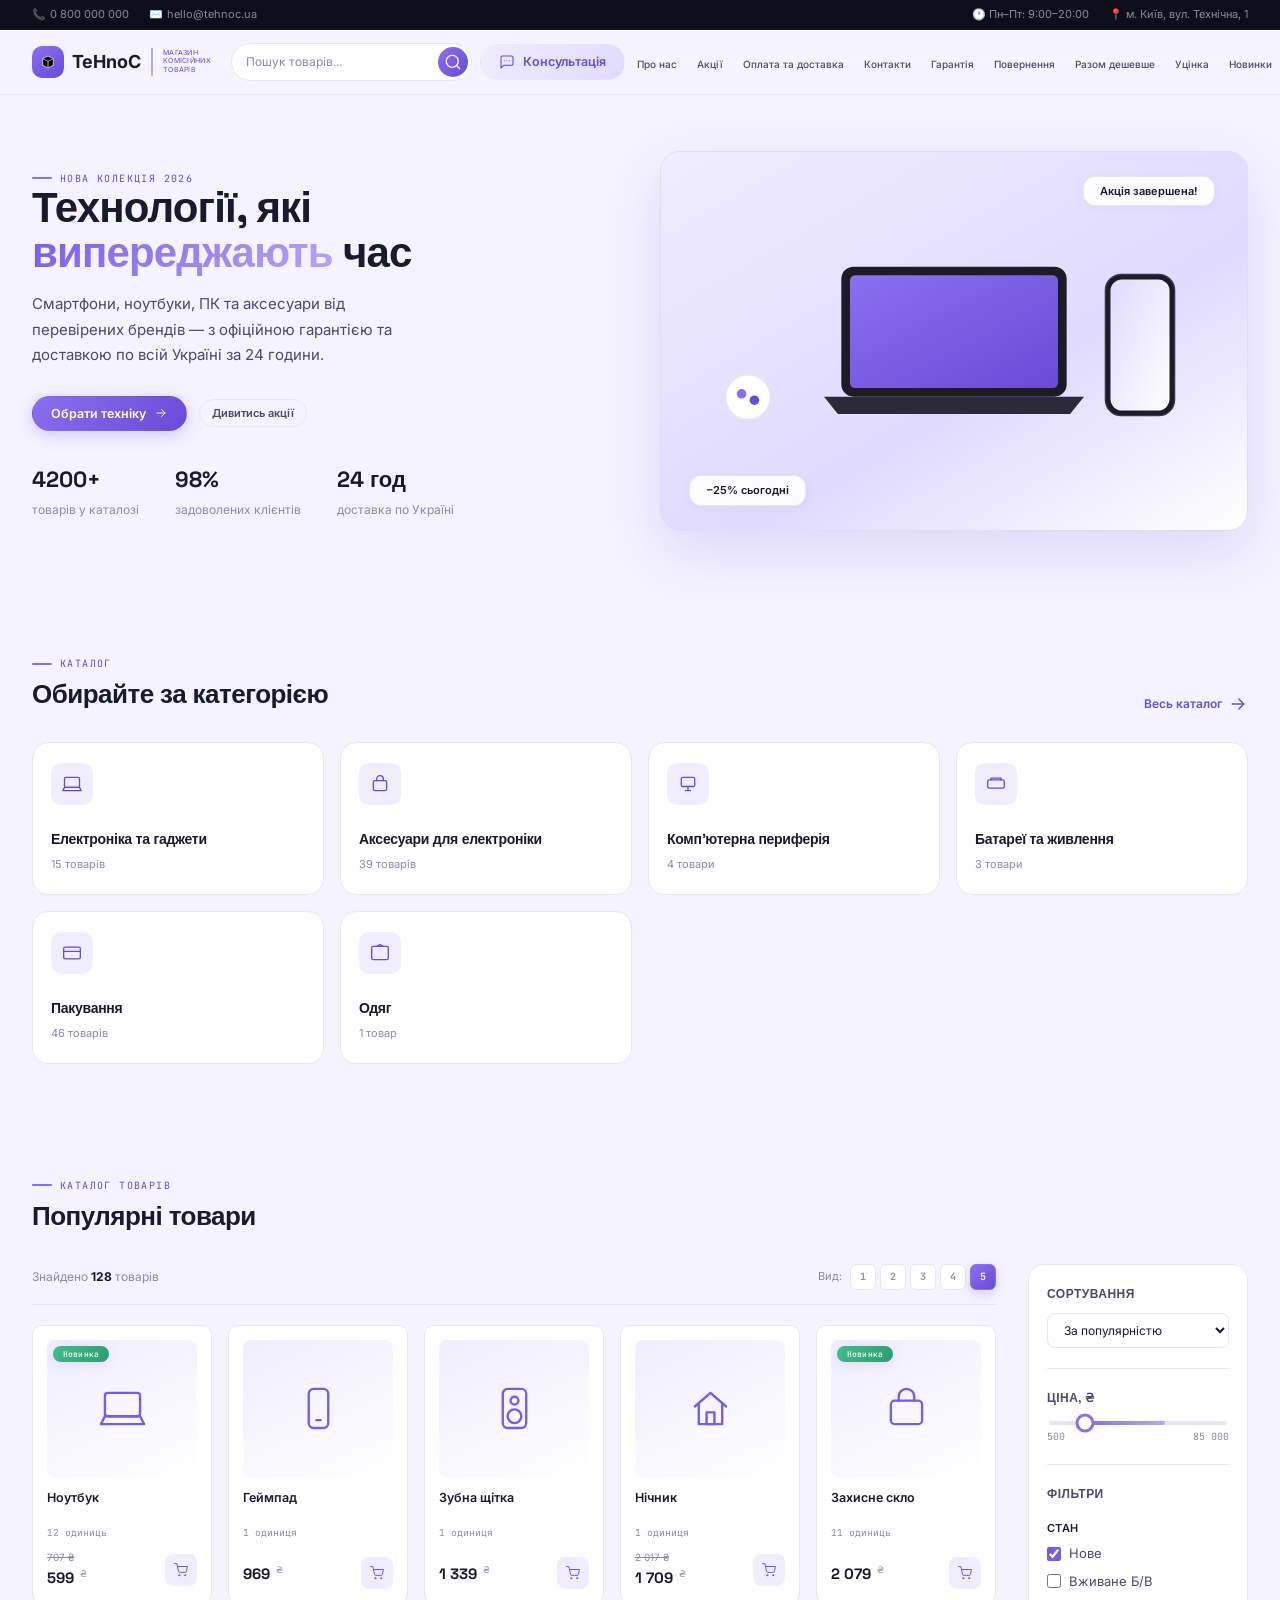
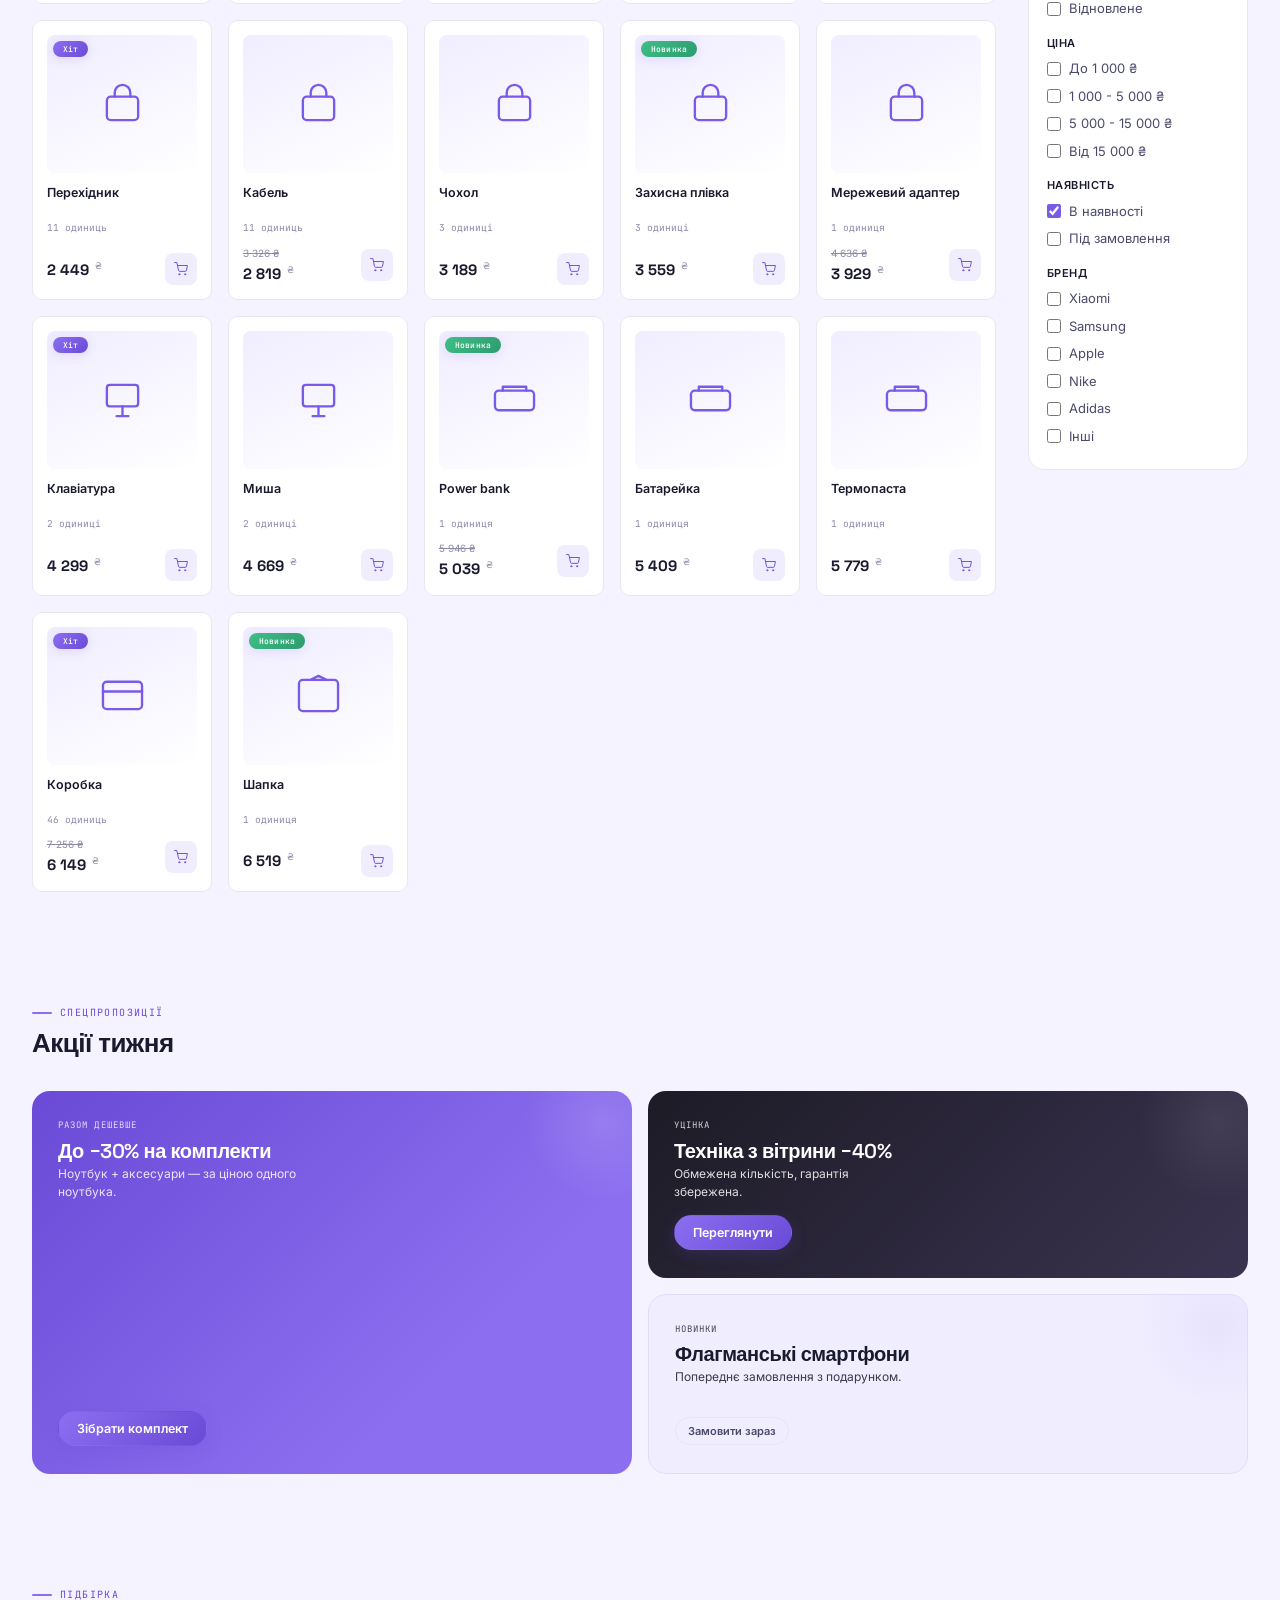
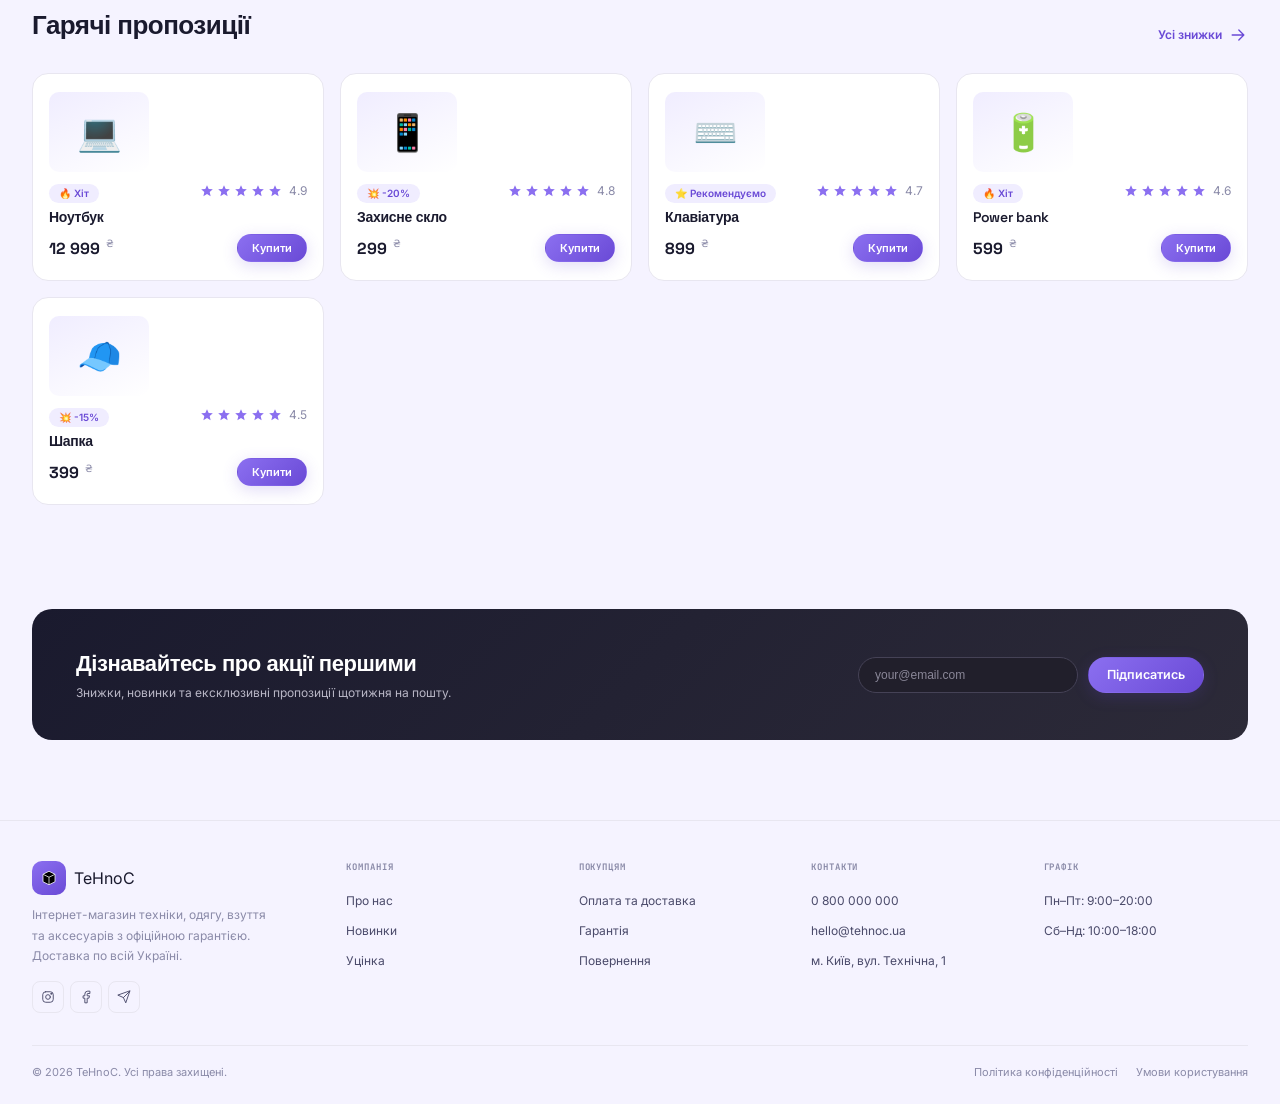
<file: index.html>
<!DOCTYPE html>
<html lang="uk">
<head>
  <meta charset="UTF-8" />
  <meta name="viewport" content="width=device-width, initial-scale=1.0" />
  <title>TeHnoC — техніка, яка випереджає час</title>
  <link rel="preconnect" href="https://fonts.googleapis.com" />
  <link href="https://fonts.googleapis.com/css2?family=Space+Grotesk:wght@400;500;600;700&family=Inter:wght@400;500;600;700&family=JetBrains+Mono:wght@400;500&display=swap" rel="stylesheet" />
  <link rel="stylesheet" href="assets/css/main.css" />
  <link rel="stylesheet" href="assets/css/components.css" />
</head>

<body>
 <script>
  // Функція перевірки ширини екрана
  function checkScreenSize() {
    if (window.innerWidth <= 768) {
      // Якщо ми вже на мобільній версії — нічого не робимо
      if (!window.location.href.includes('index-mobile.html')) {
        window.location.href = "index-mobile.html";
      }
    } else {
      // Якщо ми на мобільній версії, а екран став більшим — повертаємось
      if (window.location.href.includes('index-mobile.html')) {
        window.location.href = "index.html";
      }
    }
  }

  // Перевіряємо при завантаженні
  checkScreenSize();

  // Перевіряємо при зміні розміру вікна
  window.addEventListener('resize', checkScreenSize);
</script>

  <!-- ===== ТОП-ХЕДЕР ===== -->
  <div class="top-header">
    <div class="container top-header-inner">
      <div class="top-header-left">
        <span>📞 <a href="tel:+380800000000">0 800 000 000</a></span>
        <span>✉️ <a href="mailto:hello@tehnoc.ua">hello@tehnoc.ua</a></span>
      </div>
      <div class="top-header-right">
        <span>🕐 Пн–Пт: 9:00–20:00</span>
        <span>📍 м. Київ, вул. Технічна, 1</span>
      </div>
    </div>
  </div>

  <!-- ===== ОСНОВНИЙ ХЕДЕР ===== -->
  <header>
    <div class="container header-inner">
      <div class="logo">
        <span class="logo-mark">
          <svg viewBox="0 0 24 24">
            <path d="M4 17V7l8-4 8 4v10l-8 4-8-4Z" />
            <path d="M4 7l8 4 8-4M12 11v10" />
          </svg>
        </span>
        <div class="logo-wrapper">
          <span class="logo-main">TeHnoC</span>
        </div>
        <div class="logo-divider"></div>
        <div class="logo-sub-wrapper">
          <span class="logo-sub">Магазин<br />Комісійних<br />Товарів</span>
        </div>
      </div>

      <div class="search-wrapper">
        <form class="search-form" onsubmit="return false;">
          <input type="text" class="search-input" placeholder="Пошук товарів..." />
          <button class="search-btn" aria-label="Пошук">
            <svg class="icon" viewBox="0 0 24 24" style="width:18px;height:18px;">
              <circle cx="11" cy="11" r="8"/>
              <path d="M21 21l-4.35-4.35"/>
            </svg>
          </button>
        </form>
        <button class="btn btn-consult">
          <svg class="icon" viewBox="0 0 24 24" style="width:16px;height:16px;">
            <path d="M21 15a2 2 0 0 1-2 2H7l-4 4V5a2 2 0 0 1 2-2h14a2 2 0 0 1 2 2z"/>
            <path d="M8 10h.01"/>
            <path d="M12 10h.01"/>
            <path d="M16 10h.01"/>
          </svg>
          Консультація
        </button>
      </div>

      <nav class="main-nav">
        <ul>
          <li><a href="#">Про нас</a></li>
          <li><a href="#promo">Акції</a></li>
          <li><a href="#">Оплата та доставка</a></li>
          <li><a href="#">Контакти</a></li>
          <li><a href="#">Гарантія</a></li>
          <li><a href="#">Повернення</a></li>
          <li><a href="#">Разом дешевше</a></li>
          <li><a href="#">Уцінка</a></li>
          <li><a href="#">Новинки</a></li>
        </ul>
      </nav>

      <div class="header-actions">
        <button class="btn btn-ghost">
          <svg class="icon" viewBox="0 0 24 24"><path d="M20 21a8 8 0 1 0-16 0" /><circle cx="12" cy="7" r="4" /></svg>
          Увійти
        </button>
        <button class="icon-btn" aria-label="Кошик">
          <svg class="icon" viewBox="0 0 24 24"><circle cx="9" cy="21" r="1" /><circle cx="19" cy="21" r="1" /><path d="M1 1h4l2.7 13.4a2 2 0 0 0 2 1.6h9.7a2 2 0 0 0 2-1.6L23 6H6" /></svg>
          <span class="cart-badge">3</span>
        </button>
      </div>
    </div>
  </header>

  <!-- ===== HERO ===== -->
  <section class="hero">
    <div class="container hero-grid">
      <div class="hero-copy">
        <div class="eyebrow">Нова колекція 2026</div>
        <h1>Технології, які <em>випереджають</em> час</h1>
        <p class="hero-sub">Смартфони, ноутбуки, ПК та аксесуари від перевірених брендів — з офіційною гарантією та доставкою по всій Україні за 24 години.</p>
        <div class="hero-ctas">
          <button class="btn btn-primary">Обрати техніку
            <svg class="icon" viewBox="0 0 24 24" style="width:14px;height:14px;stroke:#fff"><path d="M5 12h14M13 6l6 6-6 6" /></svg>
          </button>
          <button class="btn btn-ghost">Дивитись акції</button>
        </div>
        <div class="hero-stats">
          <div class="hero-stat"><b>4200+</b><span>товарів у каталозі</span></div>
          <div class="hero-stat"><b>98%</b><span>задоволених клієнтів</span></div>
          <div class="hero-stat"><b>24 год</b><span>доставка по Україні</span></div>
        </div>
      </div>
      <div class="hero-banner">
        <div class="hero-banner-card">
          <div class="floating-chip chip-1" id="timer">⏳ Завантаження...</div>
          <div class="floating-chip chip-2">−25% сьогодні</div>
          <div class="device-cluster">
            <svg class="device laptop" viewBox="0 0 300 190" fill="none">
              <rect x="20" y="10" width="260" height="150" rx="14" fill="#1d1b26" />
              <rect x="30" y="20" width="240" height="130" rx="6" fill="url(#scr)" />
              <defs><linearGradient id="scr" x1="0" y1="0" x2="1" y2="1"><stop offset="0" stop-color="#8b6ff0"/><stop offset="1" stop-color="#6a4ad6"/></linearGradient></defs>
              <path d="M0 160h300l-16 20H16Z" fill="#2c2a38" />
            </svg>
            <svg class="device phone" viewBox="0 0 100 200" fill="none">
              <rect x="2" y="2" width="96" height="196" rx="22" fill="#1d1b26" stroke="#3a3350" stroke-width="2" />
              <rect x="9" y="9" width="82" height="182" rx="16" fill="url(#scr2)" />
              <defs><linearGradient id="scr2" x1="0" y1="0" x2="1" y2="1"><stop offset="0" stop-color="#e0dafe"/><stop offset="1" stop-color="#fff"/></linearGradient></defs>
            </svg>
            <svg class="device buds" viewBox="0 0 60 60" fill="none">
              <circle cx="30" cy="30" r="28" fill="#fff" stroke="#e8e6f0" stroke-width="2" />
              <circle cx="22" cy="26" r="6" fill="#8b6ff0" />
              <circle cx="38" cy="34" r="6" fill="#6a4ad6" />
            </svg>
          </div>
        </div>
      </div>
    </div>
  </section>

  <!-- ===== CATEGORIES ===== -->
  <section>
    <div class="container">
      <div class="section-head">
        <div><div class="eyebrow">Каталог</div><h2>Обирайте за категорією</h2></div>
        <a class="see-all" href="#">Весь каталог <svg class="icon" viewBox="0 0 24 24"><path d="M5 12h14M13 6l6 6-6 6" /></svg></a>
      </div>
      <div class="cat-grid" id="catGrid"></div>
    </div>
  </section>

  <!-- ===== PRODUCTS ===== -->
  <section id="products">
    <div class="container">
      <div class="section-head">
        <div><div class="eyebrow">Каталог товарів</div><h2>Популярні товари</h2></div>
      </div>
      <div class="shop-layout">
        <div class="shop-main">
          <div class="toolbar">
            <div class="toolbar-left">Знайдено <b>128</b> товарів</div>
            <div class="view-switch">
              <span class="label">Вид:</span>
              <button class="view-btn" data-cols="1">1</button>
              <button class="view-btn" data-cols="2">2</button>
              <button class="view-btn" data-cols="3">3</button>
              <button class="view-btn" data-cols="4">4</button>
              <button class="view-btn active" data-cols="5">5</button>
            </div>
          </div>
          <div class="product-grid" data-cols="5" id="productGrid"></div>
        </div>
        <aside class="sidebar">
          <div class="side-block">
            <div class="side-title">Сортування</div>
            <select class="sort-select">
              <option>За популярністю</option>
              <option>Дешевші спочатку</option>
              <option>Дорожчі спочатку</option>
              <option>Новинки</option>
            </select>
          </div>
          <div class="side-block">
            <div class="side-title">Ціна, ₴</div>
            <div class="range-fake"></div>
            <div class="range-labels"><span>500</span><span>85 000</span></div>
          </div>
          <div class="side-block">
            <div class="side-title">Фільтри</div>
            <div class="filter-list">
              <!-- СТАН -->
              <label style="font-weight:600;color:var(--ink);margin-top:4px;pointer-events:none;font-size:11px;text-transform:uppercase;letter-spacing:0.04em;">Стан</label>
              <label><input type="checkbox" checked /> Нове</label>
              <label><input type="checkbox" /> Вживане Б/В</label>
              <label><input type="checkbox" /> Відновлене</label>

              <!-- ЦІНА -->
              <label style="font-weight:600;color:var(--ink);margin-top:8px;pointer-events:none;font-size:11px;text-transform:uppercase;letter-spacing:0.04em;">Ціна</label>
              <label><input type="checkbox" /> До 1 000 ₴</label>
              <label><input type="checkbox" /> 1 000 - 5 000 ₴</label>
              <label><input type="checkbox" /> 5 000 - 15 000 ₴</label>
              <label><input type="checkbox" /> Від 15 000 ₴</label>

              <!-- НАЯВНІСТЬ -->
              <label style="font-weight:600;color:var(--ink);margin-top:8px;pointer-events:none;font-size:11px;text-transform:uppercase;letter-spacing:0.04em;">Наявність</label>
              <label><input type="checkbox" checked /> В наявності</label>
              <label><input type="checkbox" /> Під замовлення</label>

              <!-- БРЕНД -->
              <label style="font-weight:600;color:var(--ink);margin-top:8px;pointer-events:none;font-size:11px;text-transform:uppercase;letter-spacing:0.04em;">Бренд</label>
              <label><input type="checkbox" /> Xiaomi</label>
              <label><input type="checkbox" /> Samsung</label>
              <label><input type="checkbox" /> Apple</label>
              <label><input type="checkbox" /> Nike</label>
              <label><input type="checkbox" /> Adidas</label>
              <label><input type="checkbox" /> Інші</label>
            </div>
          </div>
        </aside>
      </div>
    </div>
  </section>

  <!-- ===== PROMO ===== -->
  <section id="promo">
    <div class="container">
      <div class="section-head">
        <div><div class="eyebrow">Спецпропозиції</div><h2>Акції тижня</h2></div>
      </div>
      <div class="promo-grid">
        <div class="promo p1">
          <div class="promo-orb"></div>
          <div>
            <div class="promo-eyebrow">Разом дешевше</div>
            <h3>До −30% на комплекти</h3>
            <p>Ноутбук + аксесуари — за ціною одного ноутбука.</p>
          </div>
          <button class="btn btn-primary">Зібрати комплект</button>
        </div>
        <div class="promo p2">
          <div class="promo-orb" style="background:radial-gradient(circle, rgba(255,255,255,0.08), transparent 70%);"></div>
          <div>
            <div class="promo-eyebrow">Уцінка</div>
            <h3>Техніка з вітрини −40%</h3>
            <p>Обмежена кількість, гарантія збережена.</p>
          </div>
          <button class="btn btn-lav">Переглянути</button>
        </div>
        <div class="promo p3">
          <div class="promo-orb"></div>
          <div>
            <div class="promo-eyebrow">Новинки</div>
            <h3>Флагманські смартфони</h3>
            <p>Попереднє замовлення з подарунком.</p>
          </div>
          <button class="btn btn-ghost">Замовити зараз</button>
        </div>
      </div>
    </div>
  </section>

  <!-- ===== PCS ===== -->
  <section>
    <div class="container">
      <div class="section-head">
        <div><div class="eyebrow">Підбірка</div><h2>Гарячі пропозиції</h2></div>
        <a class="see-all" href="#">Усі знижки <svg class="icon" viewBox="0 0 24 24"><path d="M5 12h14M13 6l6 6-6 6" /></svg></a>
      </div>
      <div class="pc-grid" id="pcGrid"></div>
    </div>
  </section>

  <!-- ===== NEWSLETTER ===== -->
  <section>
    <div class="container">
      <div class="strip">
        <div>
          <h3>Дізнавайтесь про акції першими</h3>
          <p>Знижки, новинки та ексклюзивні пропозиції щотижня на пошту.</p>
        </div>
        <form onsubmit="return false;">
          <input type="email" placeholder="your@email.com" required />
          <button class="btn btn-lav">Підписатись</button>
        </form>
      </div>
    </div>
  </section>

  <!-- ===== FOOTER ===== -->
  <footer>
    <div class="container">
      <div class="footer-grid">
        <div class="footer-brand">
          <div class="logo" style="display:flex;align-items:center;gap:8px;">
            <span class="logo-mark" style="width:34px;height:34px;border-radius:10px;background:linear-gradient(145deg,var(--lav-500),var(--lav-700));display:flex;align-items:center;justify-content:center;">
              <svg viewBox="0 0 24 24" style="width:18px;height:18px;stroke:#fff;">
                <path d="M4 17V7l8-4 8 4v10l-8 4-8-4Z" />
                <path d="M4 7l8 4 8-4M12 11v10" />
              </svg>
            </span>
            TeHnoC
          </div>
          <p>Інтернет-магазин техніки, одягу, взуття та аксесуарів з офіційною гарантією. Доставка по всій Україні.</p>
          <div class="social-row">
            <a href="#" aria-label="Instagram"><svg class="icon" viewBox="0 0 24 24"><rect x="3" y="3" width="18" height="18" rx="5" /><circle cx="12" cy="12" r="4" /><circle cx="17.5" cy="6.5" r="1" /></svg></a>
            <a href="#" aria-label="Facebook"><svg class="icon" viewBox="0 0 24 24"><path d="M18 2h-3a5 5 0 0 0-5 5v3H7v4h3v8h4v-8h3l1-4h-4V7a1 1 0 0 1 1-1h3Z" /></svg></a>
            <a href="#" aria-label="Telegram"><svg class="icon" viewBox="0 0 24 24"><path d="M22 2 11 13" /><path d="M22 2 15 22l-4-9-9-4Z" /></svg></a>
          </div>
        </div>
        <div class="foot-col">
          <h5>Компанія</h5>
          <ul><li><a href="#">Про нас</a></li><li><a href="#">Новинки</a></li><li><a href="#">Уцінка</a></li></ul>
        </div>
        <div class="foot-col">
          <h5>Покупцям</h5>
          <ul><li><a href="#">Оплата та доставка</a></li><li><a href="#">Гарантія</a></li><li><a href="#">Повернення</a></li></ul>
        </div>
        <div class="foot-col">
          <h5>Контакти</h5>
          <ul><li><a href="tel:+380800000000">0 800 000 000</a></li><li><a href="mailto:hello@tehnoc.ua">hello@tehnoc.ua</a></li><li><a href="#">м. Київ, вул. Технічна, 1</a></li></ul>
        </div>
        <div class="foot-col">
          <h5>Графік</h5>
          <ul><li><a href="#">Пн–Пт: 9:00–20:00</a></li><li><a href="#">Сб–Нд: 10:00–18:00</a></li></ul>
        </div>
      </div>
      <div class="foot-bottom">
        <span>© 2026 TeHnoC. Усі права захищені.</span>
        <div class="legal">
          <a href="#">Політика конфіденційності</a>
          <a href="#">Умови користування</a>
        </div>
      </div>
    </div>
  </footer>

  <script>
    // ===== ТАЙМЕР =====
    const deadline = new Date(2026, 6, 31, 23, 59);

    function updateTimer() {
      const now = new Date();
      const diff = deadline - now;
      if (diff <= 0) {
        document.getElementById('timer').textContent = 'Акція завершена!';
        return;
      }
      const d = Math.floor(diff / (1000*60*60*24));
      const h = Math.floor((diff % (1000*60*60*24)) / (1000*60*60));
      const m = Math.floor((diff % (1000*60*60)) / (1000*60));
      const s = Math.floor((diff % (1000*60)) / 1000);
      document.getElementById('timer').innerHTML = `
        <div style="display:flex;flex-direction:column;align-items:center;gap:2px;">
          <span style="font-size:9px;color:var(--gray);text-transform:uppercase;letter-spacing:0.06em;font-weight:400;">До кінця акції залишилось</span>
          <span style="font-family:'JetBrains Mono',monospace;font-size:14px;font-weight:700;color:var(--lav-700);">
            ${String(d).padStart(2, '0')}д ${String(h).padStart(2, '0')}год ${String(m).padStart(2, '0')}хв ${String(s).padStart(2, '0')}с
          </span>
        </div>
      `;
    }
    updateTimer();
    setInterval(updateTimer, 1000);

    // ===== ІКОНКИ, ДАНІ, РЕНДЕРИНГ =====
    const ICONS = {
      phone: '<rect x="7" y="2" width="10" height="20" rx="2.5"/><path d="M11 18h2"/>',
      laptop: '<rect x="3" y="4" width="18" height="12" rx="1.5"/><path d="M1 20h22l-2-4H3Z"/>',
      desktop: '<rect x="4" y="4" width="16" height="11" rx="1.5"/><path d="M9 20h6M12 15v5"/>',
      headphones: '<path d="M4 14v-2a8 8 0 0 1 16 0v2"/><rect x="2" y="14" width="5" height="7" rx="1.5"/><rect x="17" y="14" width="5" height="7" rx="1.5"/>',
      tablet: '<rect x="5" y="2" width="14" height="20" rx="2"/><path d="M11 18h2"/>',
      watch: '<rect x="8" y="7" width="8" height="10" rx="2.5"/><path d="M9 7V4h6v3M9 17v3h6v-3"/>',
      speaker: '<rect x="6" y="2" width="12" height="20" rx="2.5"/><circle cx="12" cy="8" r="2"/><circle cx="12" cy="16" r="3.5"/>',
      home: '<path d="M4 11 12 4l8 7"/><path d="M6 10v10h12V10"/><rect x="10" y="14" width="4" height="6"/>',
      cart: '<circle cx="9" cy="21" r="1"/><circle cx="19" cy="21" r="1"/><path d="M1 1h4l2.7 13.4a2 2 0 0 0 2 1.6h9.7a2 2 0 0 0 2-1.6L23 6H6"/>',
      star: '<path d="M12 2l2.9 6.6 7.1.6-5.4 4.7 1.6 7-6.2-3.8-6.2 3.8 1.6-7L2 9.2l7.1-.6Z"/>',
      shirt: '<rect x="2" y="4" width="20" height="16" rx="2"/><path d="M8 4l4-2 4 2"/>',
      shoe: '<path d="M4 16l2-8h12l2 8"/><path d="M2 16h20v4H2z"/>',
      target: '<circle cx="12" cy="12" r="10"/><circle cx="12" cy="12" r="6"/><circle cx="12" cy="12" r="2"/>',
      bag: '<rect x="6" y="6" width="12" height="14" rx="2"/><path d="M9 6V4a1 1 0 0 1 1-1h4a1 1 0 0 1 1 1v2"/>',
      case: '<rect x="4" y="8" width="16" height="12" rx="2"/><path d="M8 8V6a4 4 0 0 1 8 0v2"/>',
      // Нові іконки для категорій
      battery: '<rect x="2" y="7" width="20" height="10" rx="2"/><path d="M6 7V5h12v2"/>',
      packaging: '<rect x="2" y="5" width="20" height="14" rx="2"/><path d="M2 10h20"/>',
    };

    function icon(name, extra = '') {
      return `<svg class="icon" viewBox="0 0 24 24" ${extra}>${ICONS[name]}</svg>`;
    }

    function money(n) {
      return n.toLocaleString('uk-UA');
    }

    // ===== НОВІ КАТЕГОРІЇ =====
    const categories = [
      { icon: 'laptop', name: 'Електроніка та гаджети', count: '15 товарів' },
      { icon: 'case', name: 'Аксесуари для електроніки', count: '39 товарів' },
      { icon: 'desktop', name: 'Комп\'ютерна периферія', count: '4 товари' },
      { icon: 'battery', name: 'Батареї та живлення', count: '3 товари' },
      { icon: 'packaging', name: 'Пакування', count: '46 товарів' },
      { icon: 'shirt', name: 'Одяг', count: '1 товар' },
    ];

    // ===== НОВІ ТОВАРИ =====
    const products = [
      // Електроніка та гаджети
      ['laptop', 'Ноутбук', '12 одиниць'],
      ['phone', 'Геймпад', '1 одиниця'],
      ['speaker', 'Зубна щітка', '1 одиниця'],
      ['home', 'Нічник', '1 одиниця'],
      
      // Аксесуари для електроніки
      ['case', 'Захисне скло', '11 одиниць'],
      ['case', 'Перехідник', '11 одиниць'],
      ['case', 'Кабель', '11 одиниць'],
      ['case', 'Чохол', '3 одиниці'],
      ['case', 'Захисна плівка', '3 одиниці'],
      ['case', 'Мережевий адаптер', '1 одиниця'],
      
      // Комп'ютерна периферія
      ['desktop', 'Клавіатура', '2 одиниці'],
      ['desktop', 'Миша', '2 одиниці'],
      
      // Батареї та живлення
      ['battery', 'Power bank', '1 одиниця'],
      ['battery', 'Батарейка', '1 одиниця'],
      ['battery', 'Термопаста', '1 одиниця'],
      
      // Пакування
      ['packaging', 'Коробка', '46 одиниць'],
      
      // Одяг
      ['shirt', 'Шапка', '1 одиниця'],
    ];

    // ===== ГАРЯЧІ ПРОПОЗИЦІЇ =====
    const pcs = [
      { name: 'Ноутбук', category: '💻', rating: 4.9, price: 12999, tag: '🔥 Хіт' },
      { name: 'Захисне скло', category: '📱', rating: 4.8, price: 299, tag: '💥 -20%' },
      { name: 'Клавіатура', category: '⌨️', rating: 4.7, price: 899, tag: '⭐ Рекомендуємо' },
      { name: 'Power bank', category: '🔋', rating: 4.6, price: 599, tag: '🔥 Хіт' },
      { name: 'Шапка', category: '🧢', rating: 4.5, price: 399, tag: '💥 -15%' },
    ];

    // ===== РЕНДЕРИНГ =====
    function renderCategories() {
      const el = document.getElementById('catGrid');
      if (!el) return;
      el.innerHTML = categories.map(c => `
        <a class="cat-card" href="#products">
          <div class="cat-icon">${icon(c.icon)}</div>
          <div><h4>${c.name}</h4><span>${c.count}</span></div>
        </a>
      `).join('');
    }

    function renderProducts() {
      const el = document.getElementById('productGrid');
      if (!el) return;
      el.innerHTML = products.map((p, i) => {
        const price = 500 + (i * 370 % 8000) + 99;
        const old = i % 3 === 0 ? price + Math.round(price * 0.18) : null;
        const tag = i % 4 === 0 ? '<span class="p-tag new">Новинка</span>' :
          i % 5 === 0 ? '<span class="p-tag">Хіт</span>' : '';
        return `
          <div class="p-card">
            <div class="p-thumb">
              ${tag}
              ${icon(p[0])}
            </div>
            <div class="p-name">${p[1]}</div>
            <div class="p-specs">${p[2]}</div>
            <div class="p-bottom">
              <div>
                ${old ? `<span class="p-old">${money(old)} ₴</span>` : ''}
                <span class="p-price">${money(price)} <sup>₴</sup></span>
              </div>
              <button class="buy-btn" aria-label="Купити">${icon('cart')}</button>
            </div>
          </div>
        `;
      }).join('');
    }

    function renderPCs() {
      const el = document.getElementById('pcGrid');
      if (!el) return;
      el.innerHTML = pcs.map(p => {
        const hasOldPrice = p.oldPrice && p.oldPrice > 0;
        return `
          <div class="pc-card">
            <div class="pc-thumb" style="font-size:36px;display:flex;align-items:center;justify-content:center;height:80px;background:linear-gradient(155deg,var(--lav-50),#fff);border-radius:10px;margin-bottom:10px;">${p.category}</div>
            <div style="display:flex;justify-content:space-between;align-items:center;margin-bottom:4px;">
              <span style="font-size:10px;background:var(--lav-50);color:var(--lav-700);padding:2px 10px;border-radius:100px;font-weight:600;">${p.tag}</span>
              <div class="rating">
                ${Array.from({ length: 5 }).map((_, i) =>
                  icon('star', `style="fill:${i < Math.round(p.rating) ? 'var(--lav-500)' : 'var(--gray-line)'};width:14px;height:14px;"`)
                ).join('')}
                <span style="font-size:12px;color:var(--gray);margin-left:4px;">${p.rating}</span>
              </div>
            </div>
            <h4 style="font-size:14px;font-weight:600;margin-bottom:4px;">${p.name}</h4>
            <div class="pc-foot" style="display:flex;align-items:center;justify-content:space-between;margin-top:8px;">
              <div>
                ${hasOldPrice ? `<span style="font-size:11px;color:var(--gray);text-decoration:line-through;display:block;">${money(p.oldPrice)} ₴</span>` : ''}
                <span class="p-price" style="font-size:16px;font-weight:700;color:var(--ink);">${money(p.price)} <sup style="font-size:10px;color:var(--gray);">₴</sup></span>
              </div>
              <button class="btn btn-lav" style="padding:6px 14px;font-size:11px;border-radius:100px;">Купити</button>
            </div>
          </div>
        `;
      }).join('');
    }

    function initViewSwitch() {
      const grid = document.getElementById('productGrid');
      if (!grid) return;
      document.querySelectorAll('.view-btn').forEach(btn => {
        btn.addEventListener('click', () => {
          const cols = btn.dataset.cols;
          grid.setAttribute('data-cols', cols);
          document.querySelectorAll('.view-btn').forEach(b =>
            b.classList.toggle('active', b.dataset.cols === cols)
          );
        });
      });
    }

    document.addEventListener('DOMContentLoaded', () => {
      renderCategories();
      renderProducts();
      renderPCs();
      initViewSwitch();
    });
  </script>

</body>
</html>
</file>
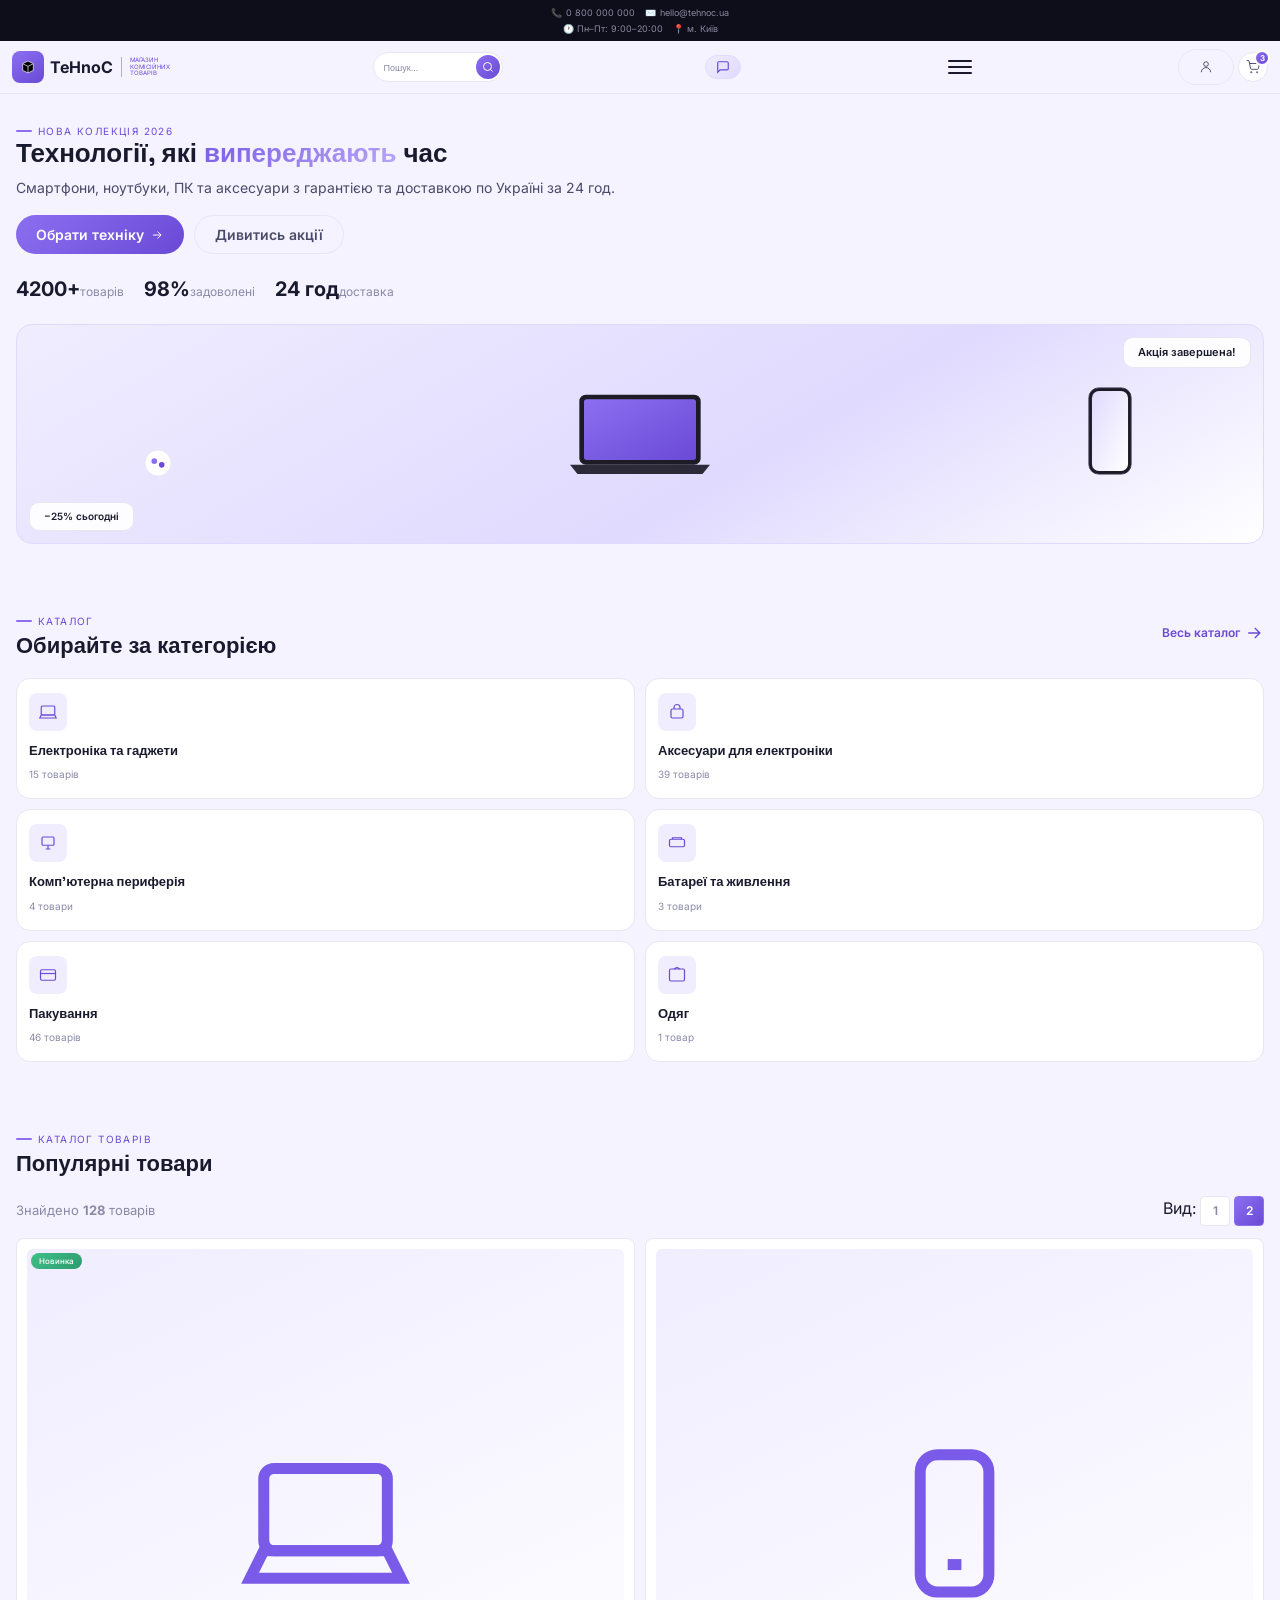
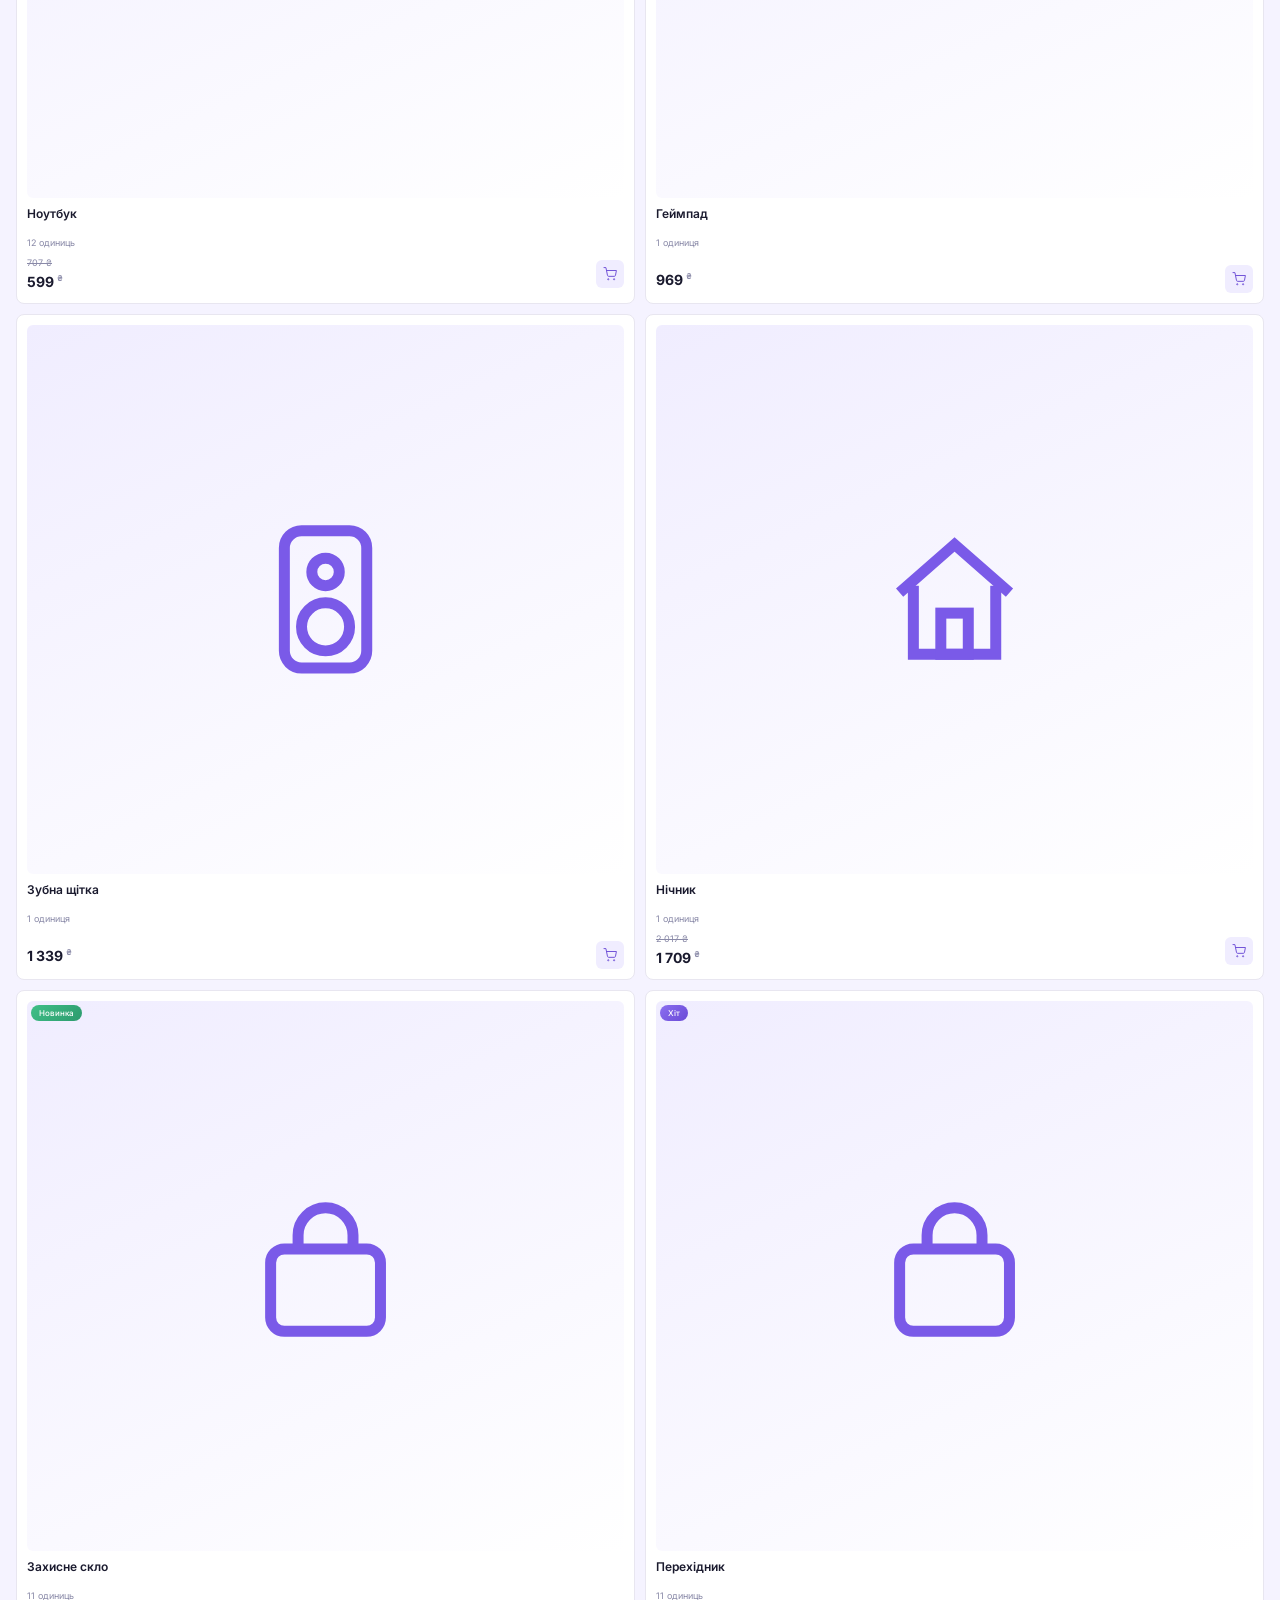
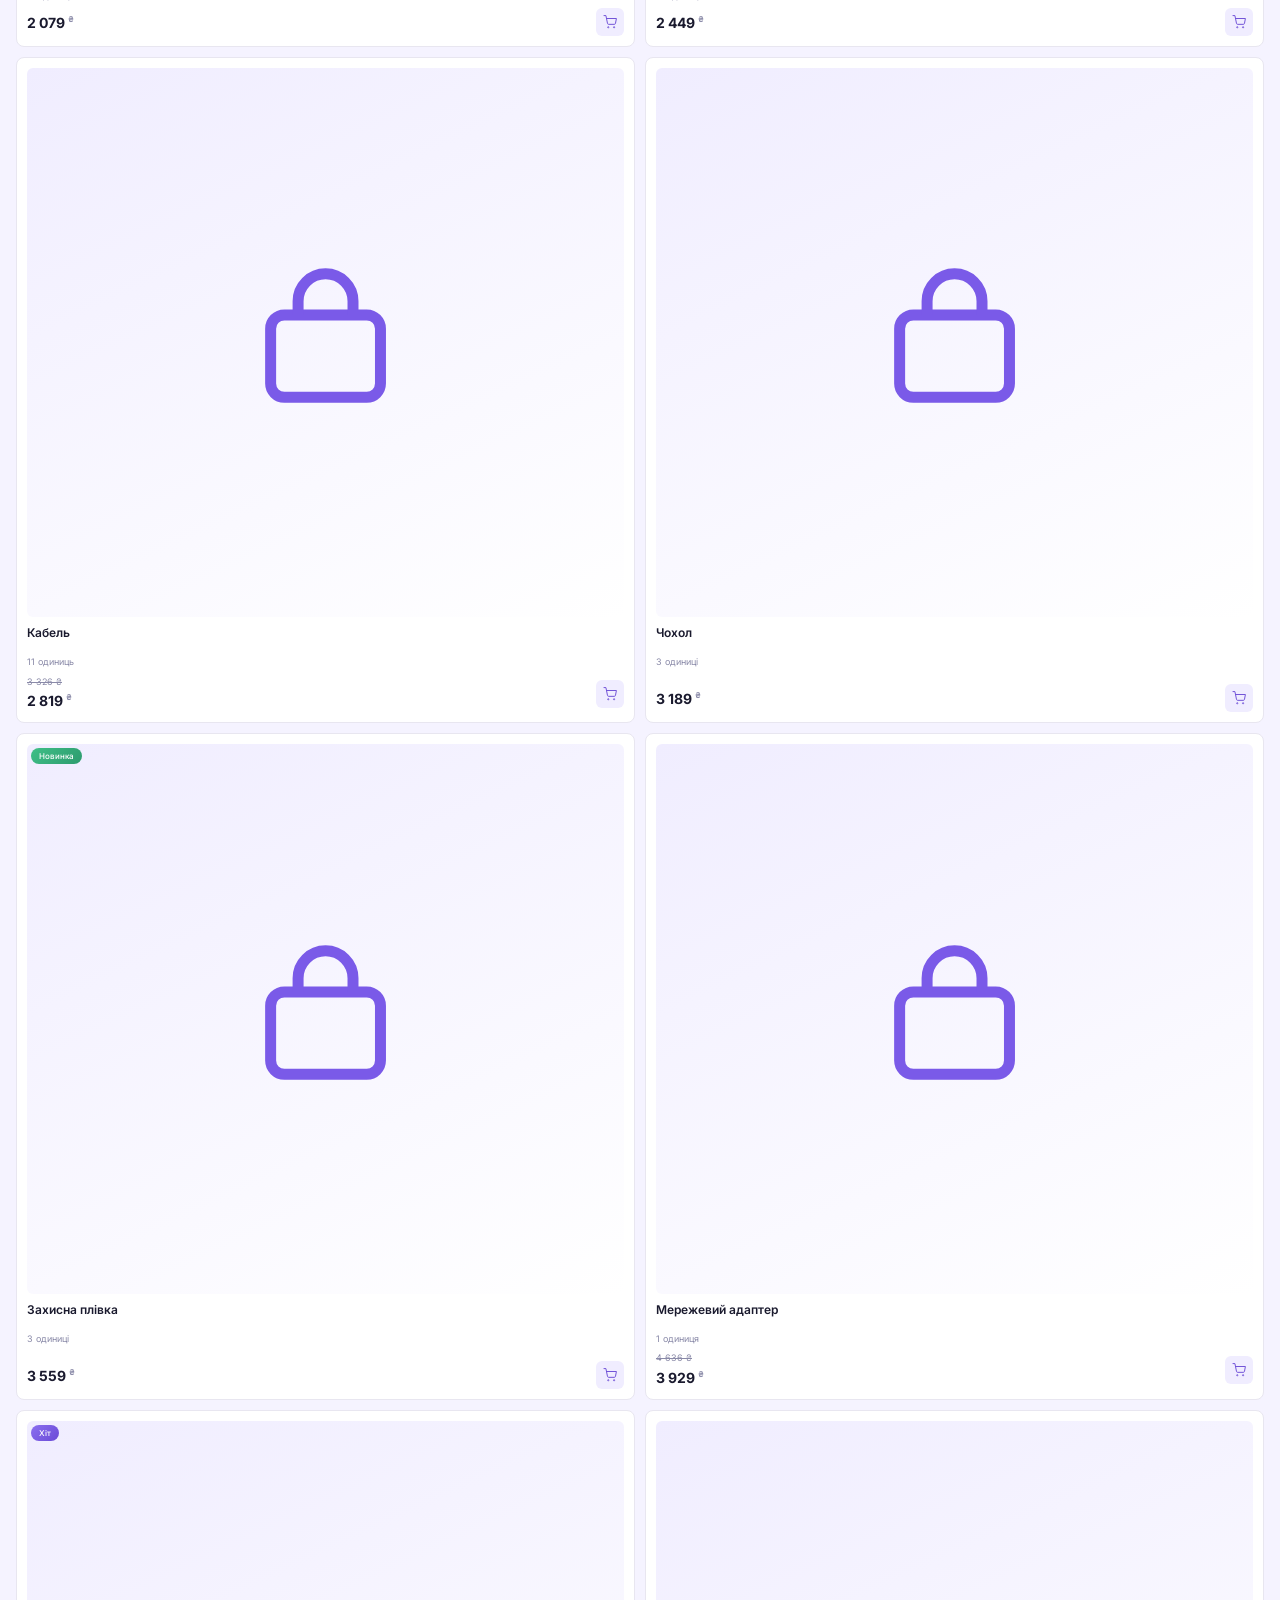
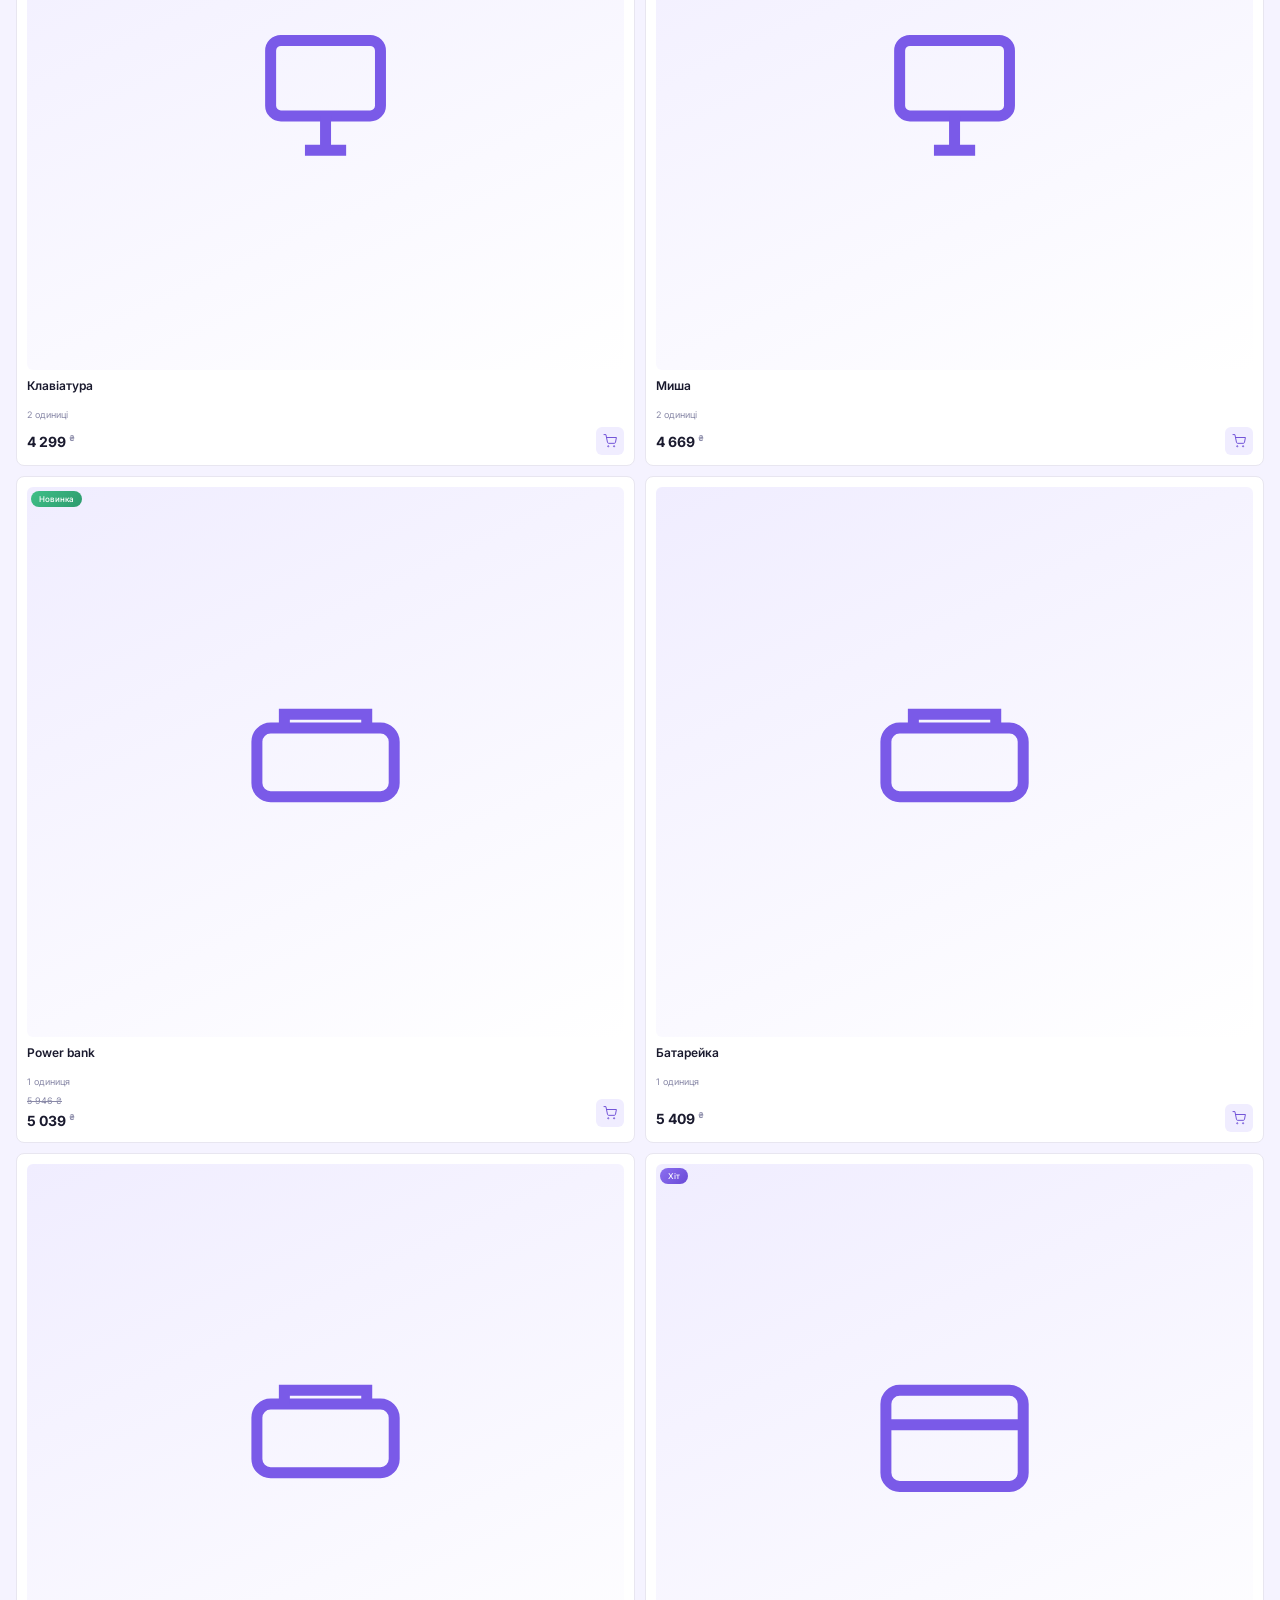
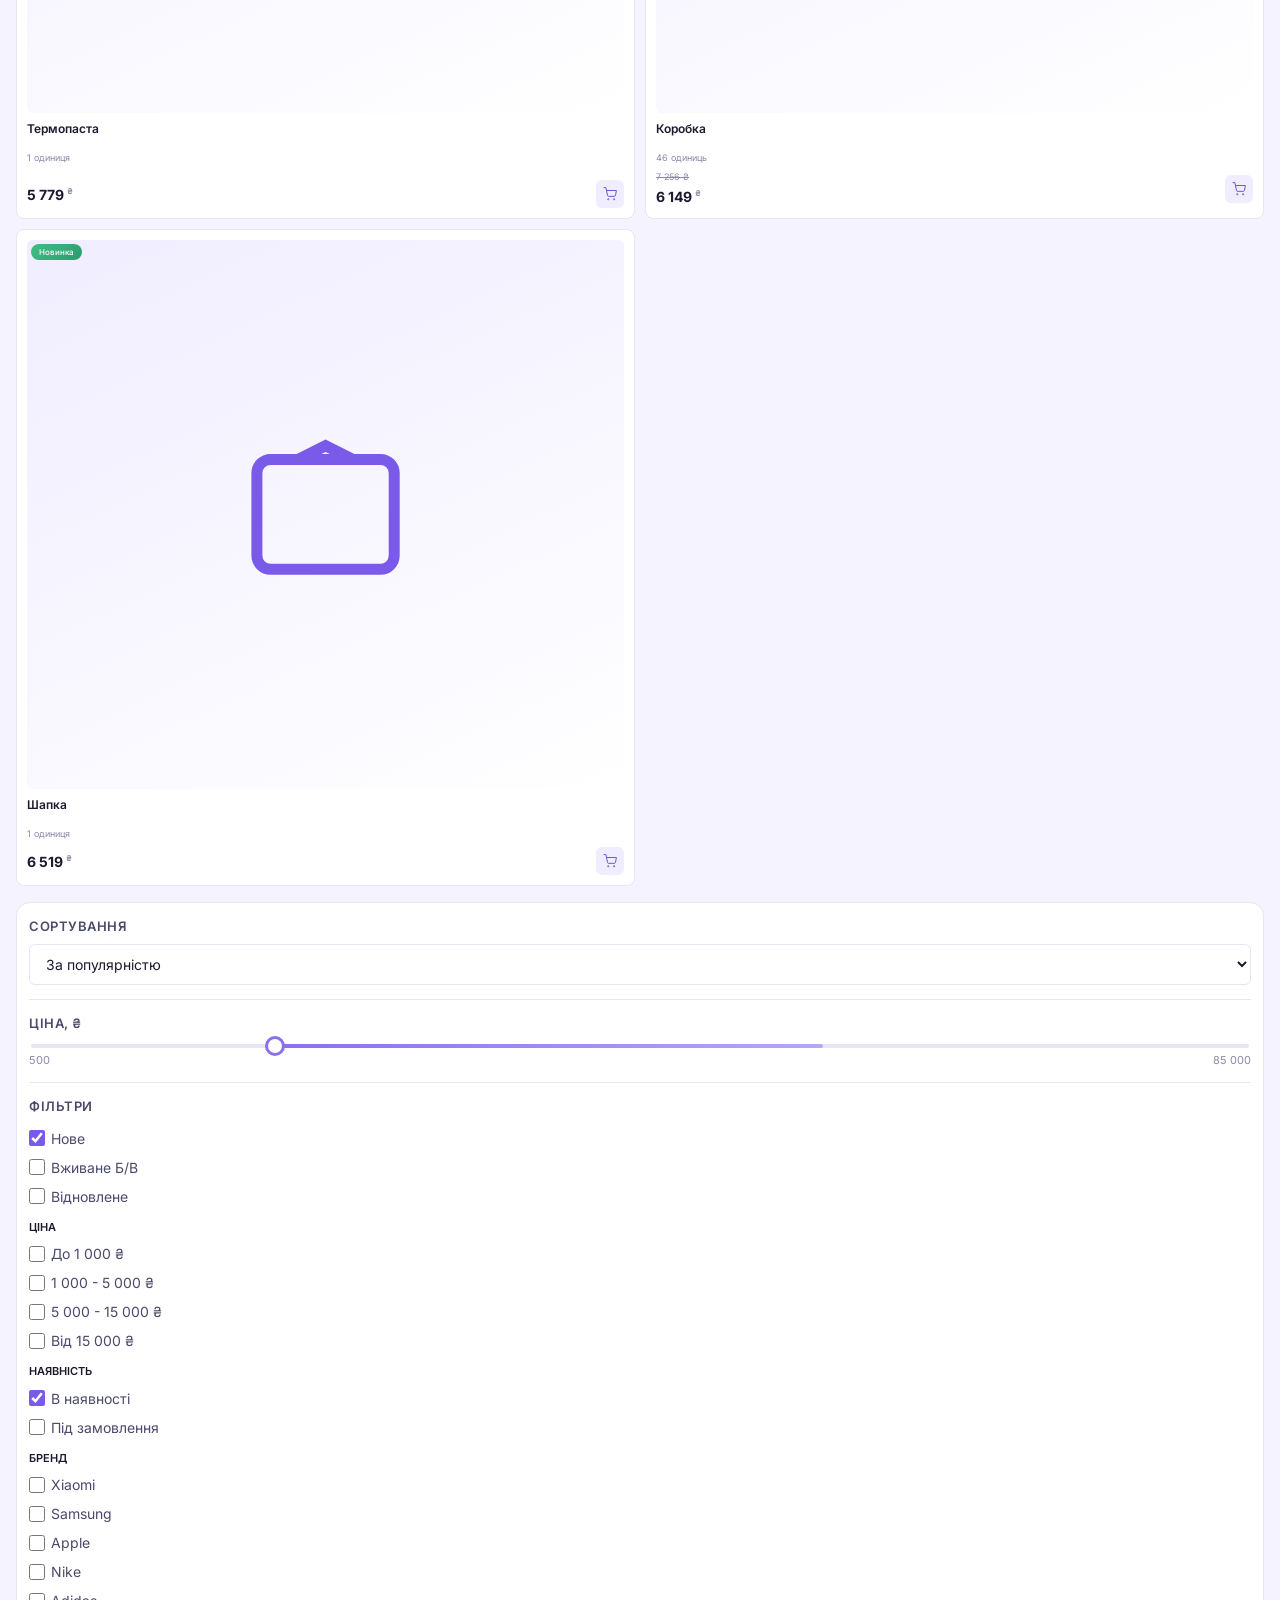
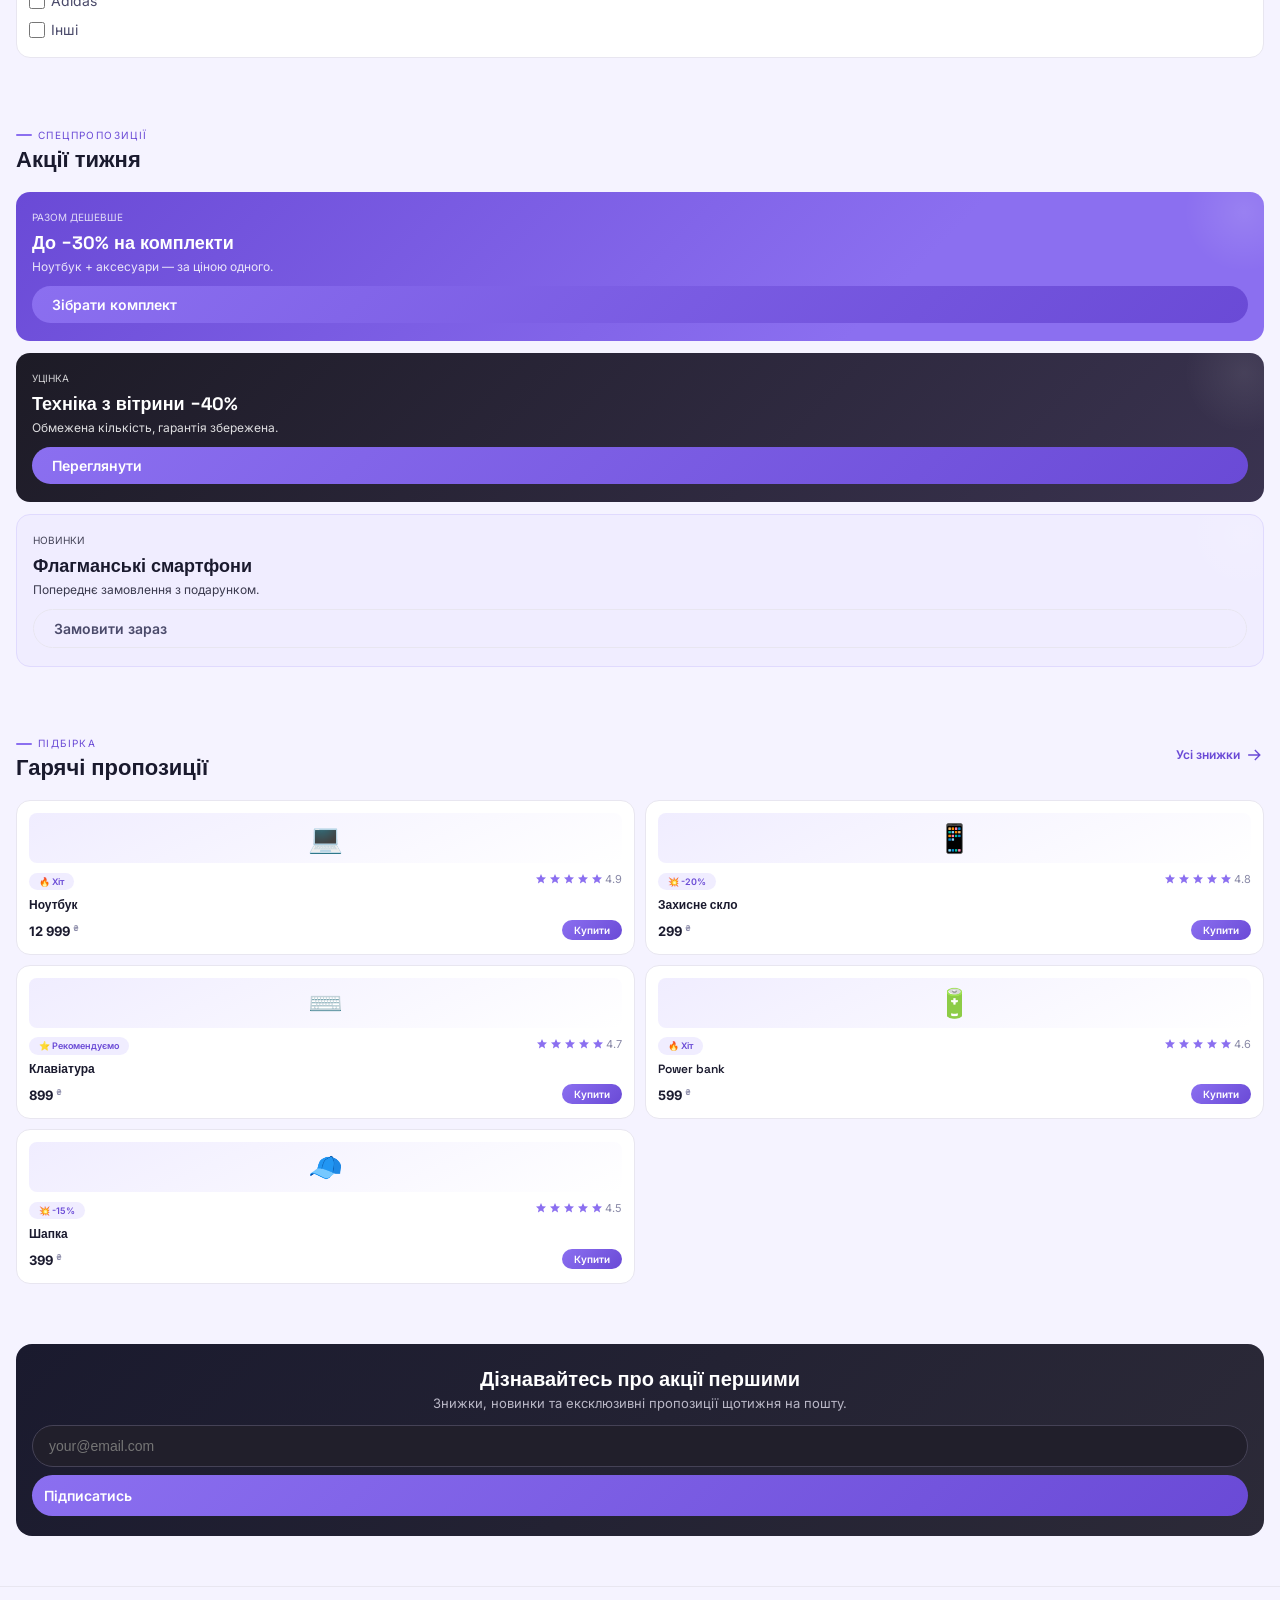
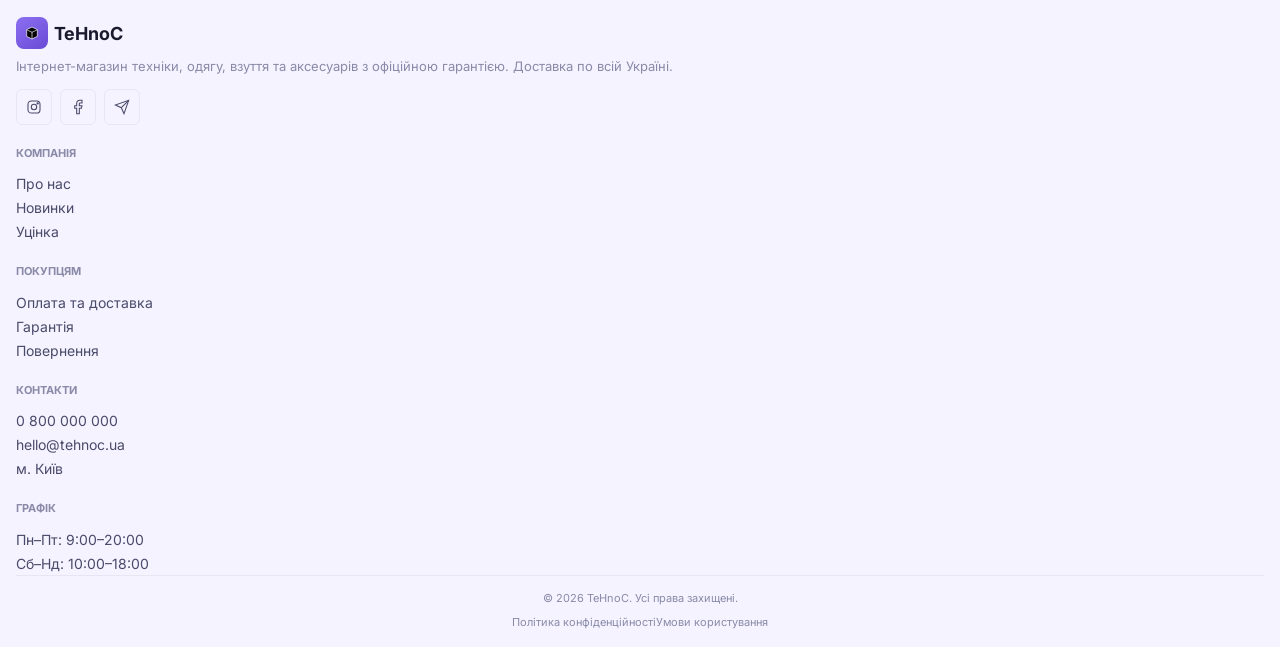
<file: index-mobile.html>
<!DOCTYPE html>
<html lang="uk">
<head>
  <meta charset="UTF-8" />
  <meta name="viewport" content="width=device-width, initial-scale=1.0, maximum-scale=1.0, user-scalable=yes" />
  <title>TeHnoC — мобільна версія</title>
  <link rel="preconnect" href="https://fonts.googleapis.com" />
  <link href="https://fonts.googleapis.com/css2?family=Space+Grotesk:wght@400;500;600;700&family=Inter:wght@400;500;600;700&family=JetBrains+Mono:wght@400;500&display=swap" rel="stylesheet" />
  <style>
    /* ===== СКИДАННЯ ===== */
    * {
      margin: 0;
      padding: 0;
      box-sizing: border-box;
    }

    :root {
      --ink: #1a1a2e;
      --ink-soft: #4a4a6a;
      --gray: #8a8aa8;
      --gray-line: #e8e6f0;
      --bg: #f5f3ff;
      --white: #ffffff;
      --lav-50: #f0edff;
      --lav-100: #e0dafe;
      --lav-300: #b8a6f5;
      --lav-500: #8b6ff0;
      --lav-600: #7a5ae8;
      --lav-700: #6a4ad6;
      --lav-800: #5a3ac4;
      --ok: #3fbf87;
      --radius: 14px;
      --radius-sm: 8px;
    }

    body {
      margin: 0;
      background: var(--bg);
      color: var(--ink);
      font-family: 'Inter', sans-serif;
      line-height: 1.5;
      font-size: 16px;
      padding-bottom: 20px;
    }

    a {
      color: inherit;
      text-decoration: none;
    }

    button {
      font-family: inherit;
      cursor: pointer;
      border: none;
      background: none;
      font-size: 16px;
    }

    ul {
      list-style: none;
      padding: 0;
      margin: 0;
    }

    img,
    svg {
      display: block;
      max-width: 100%;
    }

    h1,
    h2,
    h3,
    h4 {
      font-family: 'Space Grotesk', sans-serif;
      margin: 0;
    }

    .container {
      max-width: 100%;
      padding: 0 16px;
      margin: 0 auto;
    }

    /* ===== ТОП-ХЕДЕР (100% ширина) ===== */
    .top-header {
      background: #0e0d1a !important;
      color: #8a89a0 !important;
      font-size: 9px !important;
      padding: 6px 16px !important;
      text-align: center !important;
      width: 100vw !important;
      max-width: 100% !important;
      min-width: 100% !important;
      box-sizing: border-box !important;
      overflow: hidden !important;
      display: block !important;
      position: relative !important;
      left: 0 !important;
      right: 0 !important;
      margin: 0 !important;
      border-radius: 0 !important;
    }

    .top-header-inner {
      display: flex !important;
      flex-direction: column !important;
      align-items: center !important;
      gap: 2px !important;
      width: 100% !important;
      max-width: 100% !important;
      padding: 0 !important;
      margin: 0 !important;
    }

    .top-header-left,
    .top-header-right {
      display: flex !important;
      gap: 10px !important;
      flex-wrap: wrap !important;
      justify-content: center !important;
      width: 100% !important;
    }

    .top-header a {
      color: #8a89a0 !important;
      white-space: nowrap !important;
    }

    .top-header a:hover {
      color: #fff !important;
    }

    .top-header span {
      display: flex !important;
      align-items: center !important;
      gap: 4px !important;
      white-space: nowrap !important;
    }

    /* ===== ОСНОВНИЙ ХЕДЕР ===== */
    header {
      position: sticky;
      top: 0;
      z-index: 100;
      background: rgba(245, 243, 255, 0.95);
      backdrop-filter: blur(16px);
      border-bottom: 1px solid var(--gray-line);
      padding: 8px 0;
    }

    .header-inner {
      display: flex;
      align-items: center;
      justify-content: space-between;
      padding: 0 12px;
      gap: 6px;
    }

    /* ===== ЛОГОТИП ===== */
    .logo {
      display: flex;
      align-items: center;
      gap: 6px;
      flex-shrink: 0;
    }

    .logo-mark {
      width: 32px;
      height: 32px;
      border-radius: 8px;
      background: linear-gradient(145deg, var(--lav-500), var(--lav-700));
      display: flex;
      align-items: center;
      justify-content: center;
    }

    .logo-mark svg {
      width: 16px;
      height: 16px;
      stroke: #fff;
    }

    .logo-main {
      font-size: 16px;
      font-weight: 700;
      color: var(--ink);
      line-height: 1;
    }

    .logo-divider {
      width: 1px;
      height: 20px;
      background: var(--lav-300);
      margin: 0 2px;
    }

    .logo-sub {
      font-size: 6px;
      font-weight: 400;
      color: var(--lav-700);
      text-transform: uppercase;
      line-height: 1.1;
    }

    /* ===== ПОШУК ===== */
    .search-wrapper {
      flex: 1;
      max-width: 130px;
    }

    .search-form {
      display: flex;
      align-items: center;
      background: #fff;
      border: 1px solid var(--gray-line);
      border-radius: 100px;
      padding: 2px 2px 2px 10px;
    }

    .search-input {
      flex: 1;
      border: none;
      outline: none;
      background: transparent;
      font-size: 11px;
      padding: 4px 0;
      min-width: 40px;
    }

    .search-input::placeholder {
      font-size: 9px;
      color: var(--gray);
    }

    .search-btn {
      width: 24px;
      height: 24px;
      border-radius: 100px;
      background: linear-gradient(135deg, var(--lav-500), var(--lav-700));
      color: #fff;
      display: flex;
      align-items: center;
      justify-content: center;
      border: none;
    }

    .search-btn svg {
      width: 12px;
      height: 12px;
    }

    /* ===== КНОПКИ ===== */
    .btn-consult {
      background: linear-gradient(135deg, var(--lav-50), var(--lav-100));
      color: var(--lav-700);
      border: 1px solid var(--lav-100);
      padding: 4px 10px;
      border-radius: 100px;
      font-weight: 600;
      font-size: 10px;
      display: inline-flex;
      align-items: center;
      gap: 3px;
      white-space: nowrap;
    }

    .btn-consult svg {
      width: 14px;
      height: 14px;
    }

    .btn-consult span {
      display: none;
    }

    .header-actions {
      display: flex;
      align-items: center;
      gap: 4px;
      flex-shrink: 0;
    }

    .btn-ghost {
      background: transparent;
      color: var(--ink-soft);
      border: 1px solid var(--gray-line);
      padding: 4px 8px;
      border-radius: 100px;
      font-weight: 600;
      font-size: 10px;
      display: inline-flex;
      align-items: center;
      gap: 3px;
    }

    .btn-ghost .icon {
      width: 14px;
      height: 14px;
    }

    .btn-ghost span {
      display: none;
    }

    .icon-btn {
      width: 30px;
      height: 30px;
      border-radius: 100px;
      border: 1px solid var(--gray-line);
      background: #fff;
      display: flex;
      align-items: center;
      justify-content: center;
      position: relative;
      color: var(--ink-soft);
    }

    .icon-btn .icon {
      width: 14px;
      height: 14px;
    }

    .cart-badge {
      position: absolute;
      top: -3px;
      right: -3px;
      background: linear-gradient(135deg, var(--lav-500), var(--lav-700));
      color: #fff;
      font-size: 8px;
      font-weight: 700;
      width: 16px;
      height: 16px;
      border-radius: 50%;
      display: flex;
      align-items: center;
      justify-content: center;
      border: 2px solid #fff;
    }

    /* ===== БУРГЕР ===== */
    .burger-btn {
      display: flex;
      flex-direction: column;
      gap: 4px;
      background: none;
      border: none;
      cursor: pointer;
      padding: 4px;
    }

    .burger-btn span {
      display: block;
      width: 24px;
      height: 2px;
      background: var(--ink);
      border-radius: 4px;
      transition: all 0.3s ease;
    }

    .burger-btn.active span:nth-child(1) {
      transform: rotate(45deg) translate(4px, 4px);
    }
    .burger-btn.active span:nth-child(2) {
      opacity: 0;
    }
    .burger-btn.active span:nth-child(3) {
      transform: rotate(-45deg) translate(4px, -4px);
    }

    /* ===== НАВІГАЦІЯ ===== */
    nav.main-nav {
      position: fixed;
      top: 0;
      left: -100%;
      width: 75%;
      max-width: 280px;
      height: 100vh;
      background: #fff;
      padding: 70px 20px 20px;
      box-shadow: 4px 0 30px rgba(0, 0, 0, 0.1);
      transition: left 0.3s ease;
      z-index: 9999;
      overflow-y: auto;
    }

    nav.main-nav.open {
      left: 0;
    }

    nav.main-nav ul {
      display: flex;
      flex-direction: column;
      gap: 14px;
    }

    nav.main-nav a {
      font-size: 18px;
      font-weight: 500;
      color: var(--ink-soft);
      padding: 6px 0;
    }

    nav.main-nav a:hover {
      color: var(--ink);
    }

    /* ===== БАНЕР ===== */
    .hero {
      padding: 20px 0 30px;
    }

    .hero-grid {
      display: grid;
      grid-template-columns: 1fr;
      gap: 20px;
    }

    .hero-copy h1 {
      font-size: 26px;
      line-height: 1.1;
      margin-bottom: 10px;
    }

    .hero-copy h1 em {
      font-style: normal;
      background: linear-gradient(135deg, var(--lav-600), var(--lav-300));
      -webkit-background-clip: text;
      -webkit-text-fill-color: transparent;
      background-clip: text;
    }

    .hero-sub {
      font-size: 14px;
      color: var(--ink-soft);
      margin-bottom: 16px;
      line-height: 1.6;
    }

    .hero-ctas {
      display: flex;
      gap: 10px;
      margin-bottom: 20px;
      flex-wrap: wrap;
    }

    .hero-ctas .btn {
      padding: 10px 20px;
      font-size: 14px;
    }

    .hero-stats {
      display: flex;
      gap: 20px;
      flex-wrap: wrap;
    }

    .hero-stat b {
      font-size: 20px;
    }

    .hero-stat span {
      font-size: 12px;
      color: var(--gray);
    }

    .hero-banner {
      height: 220px;
      position: relative;
    }

    .hero-banner-card {
      position: absolute;
      inset: 0;
      border-radius: 16px;
      background: linear-gradient(150deg, var(--lav-50), var(--lav-100) 60%, #fff 100%);
      border: 1px solid var(--lav-100);
      display: flex;
      align-items: center;
      justify-content: center;
      overflow: hidden;
    }

    .floating-chip {
      position: absolute;
      background: rgba(255, 255, 255, 0.9);
      backdrop-filter: blur(8px);
      border-radius: 10px;
      padding: 6px 14px;
      font-size: 10px;
      font-weight: 600;
      border: 1px solid var(--gray-line);
    }

    .chip-1 {
      top: 12px;
      right: 12px;
    }
    .chip-2 {
      bottom: 12px;
      left: 12px;
    }

    .device-cluster {
      position: relative;
      display: flex;
      align-items: flex-end;
      justify-content: center;
      width: 80%;
      z-index: 2;
    }

    .device.laptop {
      width: 140px;
      z-index: 2;
    }
    .device.phone {
      width: 44px;
      position: absolute;
      right: 6px;
      bottom: 4px;
      z-index: 3;
    }
    .device.buds {
      width: 28px;
      position: absolute;
      left: 2px;
      bottom: 2px;
      z-index: 3;
    }

    /* ===== КАТЕГОРІЇ ===== */
    section {
      padding: 30px 0;
    }

    .section-head {
      display: flex;
      align-items: center;
      justify-content: space-between;
      margin-bottom: 16px;
      flex-wrap: wrap;
      gap: 6px;
    }

    .section-head h2 {
      font-size: 22px;
    }

    .see-all {
      font-size: 12px;
      font-weight: 600;
      color: var(--lav-700);
      display: flex;
      align-items: center;
      gap: 4px;
    }

    .cat-grid {
      display: grid;
      grid-template-columns: repeat(2, 1fr);
      gap: 10px;
    }

    .cat-card {
      background: #fff;
      border: 1px solid var(--gray-line);
      border-radius: var(--radius);
      padding: 14px 12px;
      display: flex;
      flex-direction: column;
      gap: 10px;
    }

    .cat-icon {
      width: 38px;
      height: 38px;
      border-radius: 8px;
      background: var(--lav-50);
      display: flex;
      align-items: center;
      justify-content: center;
      color: var(--lav-700);
    }

    .cat-icon .icon {
      width: 18px;
      height: 18px;
    }

    .cat-card h4 {
      font-size: 13px;
    }

    .cat-card span {
      font-size: 10px;
      color: var(--gray);
    }

    /* ===== ТОВАРИ ===== */
    .product-grid {
      display: grid;
      grid-template-columns: repeat(2, 1fr);
      gap: 10px;
    }

    .p-card {
      background: #fff;
      border: 1px solid var(--gray-line);
      border-radius: var(--radius-sm);
      padding: 10px;
      display: flex;
      flex-direction: column;
    }

    .p-thumb {
      aspect-ratio: 1/0.92;
      border-radius: 6px;
      background: linear-gradient(155deg, var(--lav-50), #fff);
      display: flex;
      align-items: center;
      justify-content: center;
      margin-bottom: 8px;
      position: relative;
      color: var(--lav-600);
    }

    .p-thumb .icon {
      width: 30%;
      height: 30%;
    }

    .p-tag {
      position: absolute;
      top: 4px;
      left: 4px;
      font-size: 8px;
      font-weight: 500;
      background: linear-gradient(135deg, var(--lav-500), var(--lav-700));
      color: #fff;
      padding: 2px 8px;
      border-radius: 100px;
    }

    .p-tag.new {
      background: linear-gradient(135deg, var(--ok), #2d9b6e);
    }

    .p-name {
      font-size: 12px;
      font-weight: 600;
      line-height: 1.3;
      margin-bottom: 2px;
      min-height: 28px;
    }

    .p-specs {
      font-size: 9px;
      color: var(--gray);
      margin-bottom: 6px;
    }

    .p-bottom {
      display: flex;
      align-items: center;
      justify-content: space-between;
      margin-top: auto;
    }

    .p-price {
      font-weight: 700;
      font-size: 14px;
      color: var(--ink);
    }

    .p-price sup {
      font-size: 8px;
      color: var(--gray);
    }

    .p-old {
      font-size: 9px;
      color: var(--gray);
      text-decoration: line-through;
      display: block;
    }

    .buy-btn {
      width: 28px;
      height: 28px;
      border-radius: 6px;
      background: var(--lav-50);
      color: var(--lav-700);
      display: flex;
      align-items: center;
      justify-content: center;
    }

    .buy-btn .icon {
      width: 14px;
      height: 14px;
    }

    /* ===== САЙДБАР ===== */
    .sidebar {
      border: 1px solid var(--gray-line);
      border-radius: var(--radius);
      padding: 14px 12px;
      background: #fff;
      margin-top: 16px;
    }

    .side-block+.side-block {
      margin-top: 14px;
      padding-top: 14px;
      border-top: 1px solid var(--gray-line);
    }

    .side-title {
      font-size: 13px;
      font-weight: 600;
      text-transform: uppercase;
      letter-spacing: 0.04em;
      color: var(--ink-soft);
      margin-bottom: 8px;
    }

    .filter-list {
      display: flex;
      flex-direction: column;
      gap: 2px;
    }

    .filter-list label {
      display: flex;
      align-items: center;
      gap: 6px;
      font-size: 14px;
      color: var(--ink-soft);
      cursor: pointer;
      padding: 3px 0;
    }

    .filter-list input[type="checkbox"] {
      accent-color: var(--lav-600);
      width: 16px;
      height: 16px;
    }

    /* ===== АКЦІЇ ===== */
    .promo-grid {
      display: grid;
      grid-template-columns: 1fr;
      gap: 12px;
    }

    .promo {
      border-radius: 14px;
      padding: 18px 16px;
      min-height: 140px;
      display: flex;
      flex-direction: column;
      justify-content: space-between;
      position: relative;
      overflow: hidden;
      color: #fff;
    }

    .promo.p1 {
      background: linear-gradient(135deg, var(--lav-700), var(--lav-500) 70%);
    }
    .promo.p2 {
      background: linear-gradient(135deg, #1d1b26, #3a3350);
    }
    .promo.p3 {
      background: var(--lav-50);
      color: var(--ink);
      border: 1px solid var(--lav-100);
    }

    .promo h3 {
      font-size: 18px;
      margin: 4px 0 2px;
    }

    .promo p {
      font-size: 12px;
      opacity: 0.85;
      margin-bottom: 10px;
    }

    .promo .btn {
      padding: 8px 16px;
      font-size: 12px;
      align-self: flex-start;
    }

    .promo-orb {
      position: absolute;
      width: 120px;
      height: 120px;
      border-radius: 50%;
      background: radial-gradient(circle, rgba(255, 255, 255, 0.12), transparent 70%);
      top: -40px;
      right: -40px;
      pointer-events: none;
    }

    /* ===== ПІДБІРКИ ===== */
    .pc-grid {
      display: grid;
      grid-template-columns: repeat(2, 1fr);
      gap: 10px;
    }

    .pc-card {
      background: #fff;
      border: 1px solid var(--gray-line);
      border-radius: var(--radius);
      padding: 12px;
    }

    .pc-thumb {
      height: 50px;
      border-radius: 8px;
      background: linear-gradient(155deg, var(--lav-50), #fff);
      display: flex;
      align-items: center;
      justify-content: center;
      margin-bottom: 8px;
      font-size: 28px;
    }

    .rating {
      display: flex;
      align-items: center;
      gap: 2px;
      margin-bottom: 4px;
    }

    .rating .icon {
      width: 12px;
      height: 12px;
      fill: var(--lav-500);
      stroke: none;
    }

    .rating span {
      font-size: 11px;
      color: var(--gray);
    }

    .pc-card h4 {
      font-size: 12px;
      font-weight: 600;
      margin-bottom: 4px;
    }

    .pc-foot {
      display: flex;
      align-items: center;
      justify-content: space-between;
      margin-top: 4px;
    }

    .pc-foot .p-price {
      font-size: 13px;
    }

    .pc-foot .btn-lav {
      padding: 4px 12px;
      font-size: 10px;
      border-radius: 100px;
      background: linear-gradient(135deg, var(--lav-500), var(--lav-700));
      color: #fff;
    }

    /* ===== ПІДПИСКА ===== */
    .strip {
      background: linear-gradient(135deg, var(--ink), #2c2a38);
      border-radius: 16px;
      padding: 20px 16px;
      display: flex;
      flex-direction: column;
      gap: 12px;
      text-align: center;
      color: #fff;
    }

    .strip h3 {
      font-size: 20px;
    }

    .strip p {
      font-size: 13px;
      color: #b9b7c6;
    }

    .strip form {
      display: flex;
      flex-direction: column;
      gap: 8px;
    }

    .strip input {
      padding: 12px 16px;
      border-radius: 100px;
      border: 1px solid #454256;
      background: #211f2b;
      color: #fff;
      font-size: 14px;
    }

    .strip .btn-lav {
      padding: 12px;
      border-radius: 100px;
      background: linear-gradient(135deg, var(--lav-500), var(--lav-700));
      color: #fff;
      font-weight: 600;
      font-size: 14px;
    }

    /* ===== ФУТЕР ===== */
    footer {
      border-top: 1px solid var(--gray-line);
      padding: 30px 0 16px;
      margin-top: 20px;
    }

    .footer-grid {
      display: grid;
      grid-template-columns: 1fr;
      gap: 20px;
    }

    .footer-brand p {
      font-size: 13px;
      color: var(--gray);
      margin: 8px 0 12px;
    }

    .social-row {
      display: flex;
      gap: 8px;
    }

    .social-row a {
      width: 36px;
      height: 36px;
      border-radius: 6px;
      border: 1px solid var(--gray-line);
      display: flex;
      align-items: center;
      justify-content: center;
      color: var(--ink-soft);
    }

    .social-row .icon {
      width: 16px;
      height: 16px;
    }

    .foot-col h5 {
      font-size: 11px;
      text-transform: uppercase;
      color: var(--gray);
      margin-bottom: 10px;
    }

    .foot-col a {
      font-size: 14px;
      color: var(--ink-soft);
    }

    .foot-bottom {
      display: flex;
      flex-direction: column;
      align-items: center;
      gap: 8px;
      padding-top: 14px;
      border-top: 1px solid var(--gray-line);
      font-size: 11px;
      color: var(--gray);
      text-align: center;
    }

    .btn-primary {
      background: linear-gradient(135deg, var(--lav-500), var(--lav-700));
      color: #fff;
      padding: 10px 20px;
      border-radius: 100px;
      font-weight: 600;
      font-size: 14px;
      display: inline-flex;
      align-items: center;
      gap: 6px;
    }

    .btn-ghost {
      background: transparent;
      color: var(--ink-soft);
      border: 1px solid var(--gray-line);
      padding: 10px 20px;
      border-radius: 100px;
      font-weight: 600;
      font-size: 14px;
      display: inline-flex;
      align-items: center;
      gap: 6px;
    }

    .btn-lav {
      background: linear-gradient(135deg, var(--lav-500), var(--lav-700));
      color: #fff;
      padding: 10px 20px;
      border-radius: 100px;
      font-weight: 600;
      font-size: 14px;
      display: inline-flex;
      align-items: center;
      gap: 6px;
    }

    .eyebrow {
      font-size: 10px;
      letter-spacing: 0.14em;
      text-transform: uppercase;
      color: var(--lav-700);
      display: inline-flex;
      align-items: center;
      gap: 6px;
    }

    .eyebrow::before {
      content: "";
      width: 16px;
      height: 2px;
      background: var(--lav-500);
      border-radius: 4px;
    }

    .icon {
      width: 20px;
      height: 20px;
      stroke: currentColor;
      stroke-width: 1.6;
      fill: none;
      flex-shrink: 0;
    }

    .toolbar {
      display: flex;
      align-items: center;
      justify-content: space-between;
      margin-bottom: 12px;
      flex-wrap: wrap;
      gap: 6px;
    }

    .toolbar-left {
      font-size: 13px;
      color: var(--gray);
    }

    .view-switch {
      display: flex;
      gap: 4px;
    }

    .view-btn {
      width: 30px;
      height: 30px;
      border-radius: 4px;
      border: 1px solid var(--gray-line);
      background: #fff;
      display: flex;
      align-items: center;
      justify-content: center;
      font-size: 12px;
      font-weight: 600;
      color: var(--gray);
    }

    .view-btn.active {
      background: linear-gradient(135deg, var(--lav-500), var(--lav-700));
      border-color: var(--lav-500);
      color: #fff;
    }

    .sort-select {
      width: 100%;
      padding: 10px 12px;
      border-radius: 6px;
      border: 1px solid var(--gray-line);
      font-size: 14px;
      font-family: inherit;
      color: var(--ink);
      background: #fff;
    }

    .range-fake {
      height: 4px;
      border-radius: 4px;
      background: var(--gray-line);
      position: relative;
      margin: 10px 2px 4px;
    }

    .range-fake::before {
      content: "";
      position: absolute;
      left: 20%;
      right: 35%;
      top: 0;
      bottom: 0;
      background: linear-gradient(90deg, var(--lav-500), var(--lav-300));
      border-radius: 4px;
    }

    .range-fake::after {
      content: "";
      position: absolute;
      left: 20%;
      top: 50%;
      width: 14px;
      height: 14px;
      background: #fff;
      border: 3px solid var(--lav-500);
      border-radius: 50%;
      transform: translate(-50%, -50%);
    }

    .range-labels {
      display: flex;
      justify-content: space-between;
      font-size: 11px;
      color: var(--gray);
    }

    #timer {
      font-size: 11px;
    }

    #timer span {
      font-size: 13px;
    }

    /* ===== ПРИМУСОВО — 100% ШИРИНА ТОП-ХЕДЕРА ===== */
    .top-header {
      width: 100vw !important;
      min-width: 100vw !important;
      max-width: 100% !important;
      margin: 0 !important;
      padding: 6px 16px !important;
      border-radius: 0 !important;
      background: #0e0d1a !important;
      color: #8a89a0 !important;
      font-size: 9px !important;
      text-align: center !important;
      display: block !important;
      position: relative !important;
      left: 0 !important;
      right: 0 !important;
      overflow: hidden !important;
      box-sizing: border-box !important;
    }

    .top-header-inner {
      display: flex !important;
      flex-direction: column !important;
      align-items: center !important;
      gap: 2px !important;
      width: 100% !important;
      max-width: 100% !important;
      padding: 0 !important;
      margin: 0 !important;
    }

    .top-header-left,
    .top-header-right {
      display: flex !important;
      gap: 10px !important;
      flex-wrap: wrap !important;
      justify-content: center !important;
      width: 100% !important;
    }

    .top-header a {
      color: #8a89a0 !important;
      white-space: nowrap !important;
    }

    .top-header span {
      display: flex !important;
      align-items: center !important;
      gap: 4px !important;
      white-space: nowrap !important;
    }

    body {
      margin: 0 !important;
      padding: 0 !important;
      overflow-x: hidden !important;
    }
  </style>
</head>
<body>

  <!-- ===== ТОП-ХЕДЕР ===== -->
  <div class="top-header">
    <div class="top-header-inner">
      <div class="top-header-left">
        <span>📞 <a href="tel:+380800000000">0 800 000 000</a></span>
        <span>✉️ <a href="mailto:hello@tehnoc.ua">hello@tehnoc.ua</a></span>
      </div>
      <div class="top-header-right">
        <span>🕐 Пн–Пт: 9:00–20:00</span>
        <span>📍 м. Київ</span>
      </div>
    </div>
  </div>

  <!-- ===== ОСНОВНИЙ ХЕДЕР ===== -->
  <header>
    <div class="header-inner">
      <div class="logo">
        <span class="logo-mark">
          <svg viewBox="0 0 24 24">
            <path d="M4 17V7l8-4 8 4v10l-8 4-8-4Z" />
            <path d="M4 7l8 4 8-4M12 11v10" />
          </svg>
        </span>
        <div style="display:flex;flex-direction:column;line-height:1;">
          <span class="logo-main">TeHnoC</span>
        </div>
        <div class="logo-divider"></div>
        <div style="display:flex;flex-direction:column;line-height:1.1;justify-content:center;">
          <span class="logo-sub">Магазин<br />Комісійних<br />Товарів</span>
        </div>
      </div>

      <div class="search-wrapper">
        <form class="search-form" onsubmit="return false;">
          <input type="text" class="search-input" placeholder="Пошук..." />
          <button class="search-btn" aria-label="Пошук">
            <svg viewBox="0 0 24 24" fill="none" stroke="currentColor" stroke-width="2">
              <circle cx="11" cy="11" r="8" />
              <path d="M21 21l-4.35-4.35" />
            </svg>
          </button>
        </form>
      </div>

      <button class="btn-consult">
        <svg viewBox="0 0 24 24" fill="none" stroke="currentColor" stroke-width="2">
          <path d="M21 15a2 2 0 0 1-2 2H7l-4 4V5a2 2 0 0 1 2-2h14a2 2 0 0 1 2 2z" />
          <path d="M8 10h.01" />
          <path d="M12 10h.01" />
          <path d="M16 10h.01" />
        </svg>
        <span>Консультація</span>
      </button>

      <button class="burger-btn" id="burgerBtn" aria-label="Меню">
        <span></span><span></span><span></span>
      </button>

      <div class="header-actions">
        <button class="btn-ghost">
          <svg class="icon" viewBox="0 0 24 24">
            <path d="M20 21a8 8 0 1 0-16 0" />
            <circle cx="12" cy="7" r="4" />
          </svg>
          <span>Увійти</span>
        </button>
        <button class="icon-btn" aria-label="Кошик">
          <svg class="icon" viewBox="0 0 24 24">
            <circle cx="9" cy="21" r="1" />
            <circle cx="19" cy="21" r="1" />
            <path d="M1 1h4l2.7 13.4a2 2 0 0 0 2 1.6h9.7a2 2 0 0 0 2-1.6L23 6H6" />
          </svg>
          <span class="cart-badge">3</span>
        </button>
      </div>
    </div>
  </header>

  <nav class="main-nav" id="mainNav">
    <ul>
      <li><a href="#">Про нас</a></li>
      <li><a href="#promo">Акції</a></li>
      <li><a href="#">Оплата та доставка</a></li>
      <li><a href="#">Контакти</a></li>
      <li><a href="#">Гарантія</a></li>
      <li><a href="#">Повернення</a></li>
      <li><a href="#">Разом дешевше</a></li>
      <li><a href="#">Уцінка</a></li>
      <li><a href="#">Новинки</a></li>
    </ul>
  </nav>

  <!-- ===== БАНЕР ===== -->
  <section class="hero">
    <div class="container hero-grid">
      <div class="hero-copy">
        <div class="eyebrow">Нова колекція 2026</div>
        <h1>Технології, які <em>випереджають</em> час</h1>
        <p class="hero-sub">Смартфони, ноутбуки, ПК та аксесуари з гарантією та доставкою по Україні за 24 год.</p>
        <div class="hero-ctas">
          <button class="btn-primary">Обрати техніку
            <svg class="icon" viewBox="0 0 24 24" style="width:14px;height:14px;stroke:#fff">
              <path d="M5 12h14M13 6l6 6-6 6" />
            </svg>
          </button>
          <button class="btn-ghost">Дивитись акції</button>
        </div>
        <div class="hero-stats">
          <div class="hero-stat"><b>4200+</b><span>товарів</span></div>
          <div class="hero-stat"><b>98%</b><span>задоволені</span></div>
          <div class="hero-stat"><b>24 год</b><span>доставка</span></div>
        </div>
      </div>
      <div class="hero-banner">
        <div class="hero-banner-card">
          <div class="floating-chip chip-1" id="timer">⏳ Завантаження...</div>
          <div class="floating-chip chip-2">−25% сьогодні</div>
          <div class="device-cluster">
            <svg class="device laptop" viewBox="0 0 300 190" fill="none" style="width:140px;z-index:2;">
              <rect x="20" y="10" width="260" height="150" rx="14" fill="#1d1b26" />
              <rect x="30" y="20" width="240" height="130" rx="6" fill="url(#scr)" />
              <defs>
                <linearGradient id="scr" x1="0" y1="0" x2="1" y2="1">
                  <stop offset="0" stop-color="#8b6ff0" />
                  <stop offset="1" stop-color="#6a4ad6" />
                </linearGradient>
              </defs>
              <path d="M0 160h300l-16 20H16Z" fill="#2c2a38" />
            </svg>
            <svg class="device phone" viewBox="0 0 100 200" fill="none" style="width:44px;position:absolute;right:6px;bottom:4px;z-index:3;">
              <rect x="2" y="2" width="96" height="196" rx="22" fill="#1d1b26" stroke="#3a3350" stroke-width="2" />
              <rect x="9" y="9" width="82" height="182" rx="16" fill="url(#scr2)" />
              <defs>
                <linearGradient id="scr2" x1="0" y1="0" x2="1" y2="1">
                  <stop offset="0" stop-color="#e0dafe" />
                  <stop offset="1" stop-color="#fff" />
                </linearGradient>
              </defs>
            </svg>
            <svg class="device buds" viewBox="0 0 60 60" fill="none" style="width:28px;position:absolute;left:2px;bottom:2px;z-index:3;">
              <circle cx="30" cy="30" r="28" fill="#fff" stroke="#e8e6f0" stroke-width="2" />
              <circle cx="22" cy="26" r="6" fill="#8b6ff0" />
              <circle cx="38" cy="34" r="6" fill="#6a4ad6" />
            </svg>
          </div>
        </div>
      </div>
    </div>
  </section>

  <!-- ===== КАТЕГОРІЇ ===== -->
  <section>
    <div class="container">
      <div class="section-head">
        <div><div class="eyebrow">Каталог</div><h2>Обирайте за категорією</h2></div>
        <a class="see-all" href="#">Весь каталог <svg class="icon" viewBox="0 0 24 24"><path d="M5 12h14M13 6l6 6-6 6" /></svg></a>
      </div>
      <div class="cat-grid" id="catGrid"></div>
    </div>
  </section>

  <!-- ===== ТОВАРИ ===== -->
  <section id="products">
    <div class="container">
      <div class="section-head">
        <div><div class="eyebrow">Каталог товарів</div><h2>Популярні товари</h2></div>
      </div>
      <div class="shop-layout">
        <div class="shop-main">
          <div class="toolbar">
            <div class="toolbar-left">Знайдено <b>128</b> товарів</div>
            <div class="view-switch">
              <span class="label">Вид:</span>
              <button class="view-btn" data-cols="1">1</button>
              <button class="view-btn active" data-cols="2">2</button>
            </div>
          </div>
          <div class="product-grid" data-cols="2" id="productGrid"></div>
        </div>
        <aside class="sidebar">
          <div class="side-block">
            <div class="side-title">Сортування</div>
            <select class="sort-select">
              <option>За популярністю</option>
              <option>Дешевші спочатку</option>
              <option>Дорожчі спочатку</option>
              <option>Новинки</option>
            </select>
          </div>
          <div class="side-block">
            <div class="side-title">Ціна, ₴</div>
            <div class="range-fake"></div>
            <div class="range-labels"><span>500</span><span>85 000</span></div>
          </div>
          <div class="side-block">
            <div class="side-title">Фільтри</div>
            <div class="filter-list">
              <label><input type="checkbox" checked /> Нове</label>
              <label><input type="checkbox" /> Вживане Б/В</label>
              <label><input type="checkbox" /> Відновлене</label>
              <label style="font-weight:600;color:var(--ink);margin-top:4px;pointer-events:none;font-size:11px;text-transform:uppercase;">Ціна</label>
              <label><input type="checkbox" /> До 1 000 ₴</label>
              <label><input type="checkbox" /> 1 000 - 5 000 ₴</label>
              <label><input type="checkbox" /> 5 000 - 15 000 ₴</label>
              <label><input type="checkbox" /> Від 15 000 ₴</label>
              <label style="font-weight:600;color:var(--ink);margin-top:4px;pointer-events:none;font-size:11px;text-transform:uppercase;">Наявність</label>
              <label><input type="checkbox" checked /> В наявності</label>
              <label><input type="checkbox" /> Під замовлення</label>
              <label style="font-weight:600;color:var(--ink);margin-top:4px;pointer-events:none;font-size:11px;text-transform:uppercase;">Бренд</label>
              <label><input type="checkbox" /> Xiaomi</label>
              <label><input type="checkbox" /> Samsung</label>
              <label><input type="checkbox" /> Apple</label>
              <label><input type="checkbox" /> Nike</label>
              <label><input type="checkbox" /> Adidas</label>
              <label><input type="checkbox" /> Інші</label>
            </div>
          </div>
        </aside>
      </div>
    </div>
  </section>

  <!-- ===== АКЦІЇ ===== -->
  <section id="promo">
    <div class="container">
      <div class="section-head">
        <div><div class="eyebrow">Спецпропозиції</div><h2>Акції тижня</h2></div>
      </div>
      <div class="promo-grid">
        <div class="promo p1">
          <div class="promo-orb"></div>
          <div>
            <div class="promo-eyebrow" style="font-size:10px;opacity:0.8;text-transform:uppercase;">Разом дешевше</div>
            <h3>До −30% на комплекти</h3>
            <p>Ноутбук + аксесуари — за ціною одного.</p>
          </div>
          <button class="btn-primary">Зібрати комплект</button>
        </div>
        <div class="promo p2">
          <div class="promo-orb" style="background:radial-gradient(circle, rgba(255,255,255,0.08), transparent 70%);"></div>
          <div>
            <div class="promo-eyebrow" style="font-size:10px;opacity:0.8;text-transform:uppercase;">Уцінка</div>
            <h3>Техніка з вітрини −40%</h3>
            <p>Обмежена кількість, гарантія збережена.</p>
          </div>
          <button class="btn-lav">Переглянути</button>
        </div>
        <div class="promo p3">
          <div class="promo-orb"></div>
          <div>
            <div class="promo-eyebrow" style="font-size:10px;opacity:0.8;text-transform:uppercase;">Новинки</div>
            <h3>Флагманські смартфони</h3>
            <p>Попереднє замовлення з подарунком.</p>
          </div>
          <button class="btn-ghost">Замовити зараз</button>
        </div>
      </div>
    </div>
  </section>

  <!-- ===== ПІДБІРКИ ===== -->
  <section>
    <div class="container">
      <div class="section-head">
        <div><div class="eyebrow">Підбірка</div><h2>Гарячі пропозиції</h2></div>
        <a class="see-all" href="#">Усі знижки <svg class="icon" viewBox="0 0 24 24"><path d="M5 12h14M13 6l6 6-6 6" /></svg></a>
      </div>
      <div class="pc-grid" id="pcGrid"></div>
    </div>
  </section>

  <!-- ===== ПІДПИСКА ===== -->
  <section>
    <div class="container">
      <div class="strip">
        <div>
          <h3>Дізнавайтесь про акції першими</h3>
          <p>Знижки, новинки та ексклюзивні пропозиції щотижня на пошту.</p>
        </div>
        <form onsubmit="return false;">
          <input type="email" placeholder="your@email.com" required />
          <button class="btn-lav">Підписатись</button>
        </form>
      </div>
    </div>
  </section>

  <!-- ===== ФУТЕР ===== -->
  <footer>
    <div class="container">
      <div class="footer-grid">
        <div class="footer-brand">
          <div style="display:flex;align-items:center;gap:6px;font-weight:700;font-size:18px;">
            <span style="width:32px;height:32px;border-radius:8px;background:linear-gradient(145deg,var(--lav-500),var(--lav-700));display:flex;align-items:center;justify-content:center;">
              <svg viewBox="0 0 24 24" style="width:16px;height:16px;stroke:#fff;">
                <path d="M4 17V7l8-4 8 4v10l-8 4-8-4Z" />
                <path d="M4 7l8 4 8-4M12 11v10" />
              </svg>
            </span>
            TeHnoC
          </div>
          <p>Інтернет-магазин техніки, одягу, взуття та аксесуарів з офіційною гарантією. Доставка по всій Україні.</p>
          <div class="social-row">
            <a href="#" aria-label="Instagram"><svg class="icon" viewBox="0 0 24 24"><rect x="3" y="3" width="18" height="18" rx="5" /><circle cx="12" cy="12" r="4" /><circle cx="17.5" cy="6.5" r="1" /></svg></a>
            <a href="#" aria-label="Facebook"><svg class="icon" viewBox="0 0 24 24"><path d="M18 2h-3a5 5 0 0 0-5 5v3H7v4h3v8h4v-8h3l1-4h-4V7a1 1 0 0 1 1-1h3Z" /></svg></a>
            <a href="#" aria-label="Telegram"><svg class="icon" viewBox="0 0 24 24"><path d="M22 2 11 13" /><path d="M22 2 15 22l-4-9-9-4Z" /></svg></a>
          </div>
        </div>
        <div class="foot-col">
          <h5>Компанія</h5>
          <ul><li><a href="#">Про нас</a></li><li><a href="#">Новинки</a></li><li><a href="#">Уцінка</a></li></ul>
        </div>
        <div class="foot-col">
          <h5>Покупцям</h5>
          <ul><li><a href="#">Оплата та доставка</a></li><li><a href="#">Гарантія</a></li><li><a href="#">Повернення</a></li></ul>
        </div>
        <div class="foot-col">
          <h5>Контакти</h5>
          <ul><li><a href="tel:+380800000000">0 800 000 000</a></li><li><a href="mailto:hello@tehnoc.ua">hello@tehnoc.ua</a></li><li><a href="#">м. Київ</a></li></ul>
        </div>
        <div class="foot-col">
          <h5>Графік</h5>
          <ul><li><a href="#">Пн–Пт: 9:00–20:00</a></li><li><a href="#">Сб–Нд: 10:00–18:00</a></li></ul>
        </div>
      </div>
      <div class="foot-bottom">
        <span>© 2026 TeHnoC. Усі права захищені.</span>
        <div class="legal"><a href="#">Політика конфіденційності</a><a href="#">Умови користування</a></div>
      </div>
    </div>
  </footer>

  <script>
    // ===== БУРГЕР-МЕНЮ =====
    document.addEventListener('DOMContentLoaded', function() {
      const burger = document.getElementById('burgerBtn');
      const nav = document.getElementById('mainNav');
      if (burger && nav) {
        burger.addEventListener('click', function() {
          burger.classList.toggle('active');
          nav.classList.toggle('open');
        });
        nav.querySelectorAll('a').forEach(function(link) {
          link.addEventListener('click', function() {
            burger.classList.remove('active');
            nav.classList.remove('open');
          });
        });
      }
    });

    // ===== ТАЙМЕР =====
    const deadline = new Date(2026, 6, 31, 23, 59);

    function updateTimer() {
      const now = new Date();
      const diff = deadline - now;
      if (diff <= 0) {
        document.getElementById('timer').textContent = 'Акція завершена!';
        return;
      }
      const d = Math.floor(diff / (1000 * 60 * 60 * 24));
      const h = Math.floor((diff % (1000 * 60 * 60 * 24)) / (1000 * 60 * 60));
      const m = Math.floor((diff % (1000 * 60 * 60)) / (1000 * 60));
      const s = Math.floor((diff % (1000 * 60)) / 1000);
      document.getElementById('timer').innerHTML = `
        <div style="display:flex;flex-direction:column;align-items:center;gap:1px;">
          <span style="font-size:8px;color:var(--gray);text-transform:uppercase;letter-spacing:0.06em;">До кінця акції</span>
          <span style="font-family:'JetBrains Mono',monospace;font-size:12px;font-weight:700;color:var(--lav-700);">
            ${String(d).padStart(2, '0')}д ${String(h).padStart(2, '0')}год ${String(m).padStart(2, '0')}хв ${String(s).padStart(2, '0')}с
          </span>
        </div>
      `;
    }
    updateTimer();
    setInterval(updateTimer, 1000);

    // ===== ДАНІ =====
    const ICONS = {
      phone: '<rect x="7" y="2" width="10" height="20" rx="2.5"/><path d="M11 18h2"/>',
      laptop: '<rect x="3" y="4" width="18" height="12" rx="1.5"/><path d="M1 20h22l-2-4H3Z"/>',
      desktop: '<rect x="4" y="4" width="16" height="11" rx="1.5"/><path d="M9 20h6M12 15v5"/>',
      headphones: '<path d="M4 14v-2a8 8 0 0 1 16 0v2"/><rect x="2" y="14" width="5" height="7" rx="1.5"/><rect x="17" y="14" width="5" height="7" rx="1.5"/>',
      tablet: '<rect x="5" y="2" width="14" height="20" rx="2"/><path d="M11 18h2"/>',
      watch: '<rect x="8" y="7" width="8" height="10" rx="2.5"/><path d="M9 7V4h6v3M9 17v3h6v-3"/>',
      speaker: '<rect x="6" y="2" width="12" height="20" rx="2.5"/><circle cx="12" cy="8" r="2"/><circle cx="12" cy="16" r="3.5"/>',
      home: '<path d="M4 11 12 4l8 7"/><path d="M6 10v10h12V10"/><rect x="10" y="14" width="4" height="6"/>',
      cart: '<circle cx="9" cy="21" r="1"/><circle cx="19" cy="21" r="1"/><path d="M1 1h4l2.7 13.4a2 2 0 0 0 2 1.6h9.7a2 2 0 0 0 2-1.6L23 6H6"/>',
      star: '<path d="M12 2l2.9 6.6 7.1.6-5.4 4.7 1.6 7-6.2-3.8-6.2 3.8 1.6-7L2 9.2l7.1-.6Z"/>',
      shirt: '<rect x="2" y="4" width="20" height="16" rx="2"/><path d="M8 4l4-2 4 2"/>',
      shoe: '<path d="M4 16l2-8h12l2 8"/><path d="M2 16h20v4H2z"/>',
      target: '<circle cx="12" cy="12" r="10"/><circle cx="12" cy="12" r="6"/><circle cx="12" cy="12" r="2"/>',
      bag: '<rect x="6" y="6" width="12" height="14" rx="2"/><path d="M9 6V4a1 1 0 0 1 1-1h4a1 1 0 0 1 1 1v2"/>',
      case: '<rect x="4" y="8" width="16" height="12" rx="2"/><path d="M8 8V6a4 4 0 0 1 8 0v2"/>',
      battery: '<rect x="2" y="7" width="20" height="10" rx="2"/><path d="M6 7V5h12v2"/>',
      packaging: '<rect x="2" y="5" width="20" height="14" rx="2"/><path d="M2 10h20"/>',
    };

    function icon(name, extra = '') {
      return `<svg class="icon" viewBox="0 0 24 24" ${extra}>${ICONS[name]}</svg>`;
    }

    function money(n) {
      return n.toLocaleString('uk-UA');
    }

    const categories = [
      { icon: 'laptop', name: 'Електроніка та гаджети', count: '15 товарів' },
      { icon: 'case', name: 'Аксесуари для електроніки', count: '39 товарів' },
      { icon: 'desktop', name: 'Комп\'ютерна периферія', count: '4 товари' },
      { icon: 'battery', name: 'Батареї та живлення', count: '3 товари' },
      { icon: 'packaging', name: 'Пакування', count: '46 товарів' },
      { icon: 'shirt', name: 'Одяг', count: '1 товар' },
    ];

    const products = [
      ['laptop', 'Ноутбук', '12 одиниць'],
      ['phone', 'Геймпад', '1 одиниця'],
      ['speaker', 'Зубна щітка', '1 одиниця'],
      ['home', 'Нічник', '1 одиниця'],
      ['case', 'Захисне скло', '11 одиниць'],
      ['case', 'Перехідник', '11 одиниць'],
      ['case', 'Кабель', '11 одиниць'],
      ['case', 'Чохол', '3 одиниці'],
      ['case', 'Захисна плівка', '3 одиниці'],
      ['case', 'Мережевий адаптер', '1 одиниця'],
      ['desktop', 'Клавіатура', '2 одиниці'],
      ['desktop', 'Миша', '2 одиниці'],
      ['battery', 'Power bank', '1 одиниця'],
      ['battery', 'Батарейка', '1 одиниця'],
      ['battery', 'Термопаста', '1 одиниця'],
      ['packaging', 'Коробка', '46 одиниць'],
      ['shirt', 'Шапка', '1 одиниця'],
    ];

    const pcs = [
      { name: 'Ноутбук', category: '💻', rating: 4.9, price: 12999, tag: '🔥 Хіт' },
      { name: 'Захисне скло', category: '📱', rating: 4.8, price: 299, tag: '💥 -20%' },
      { name: 'Клавіатура', category: '⌨️', rating: 4.7, price: 899, tag: '⭐ Рекомендуємо' },
      { name: 'Power bank', category: '🔋', rating: 4.6, price: 599, tag: '🔥 Хіт' },
      { name: 'Шапка', category: '🧢', rating: 4.5, price: 399, tag: '💥 -15%' },
    ];

    function renderCategories() {
      const el = document.getElementById('catGrid');
      if (!el) return;
      el.innerHTML = categories.map(c => `
        <a class="cat-card" href="#products">
          <div class="cat-icon">${icon(c.icon)}</div>
          <div><h4>${c.name}</h4><span>${c.count}</span></div>
        </a>
      `).join('');
    }

    function renderProducts() {
      const el = document.getElementById('productGrid');
      if (!el) return;
      el.innerHTML = products.map((p, i) => {
        const price = 500 + (i * 370 % 8000) + 99;
        const old = i % 3 === 0 ? price + Math.round(price * 0.18) : null;
        const tag = i % 4 === 0 ? '<span class="p-tag new">Новинка</span>' :
          i % 5 === 0 ? '<span class="p-tag">Хіт</span>' : '';
        return `
          <div class="p-card">
            <div class="p-thumb">${tag}${icon(p[0])}</div>
            <div class="p-name">${p[1]}</div>
            <div class="p-specs">${p[2]}</div>
            <div class="p-bottom">
              <div>${old ? `<span class="p-old">${money(old)} ₴</span>` : ''}<span class="p-price">${money(price)} <sup>₴</sup></span></div>
              <button class="buy-btn" aria-label="Купити">${icon('cart')}</button>
            </div>
          </div>
        `;
      }).join('');
    }

    function renderPCs() {
      const el = document.getElementById('pcGrid');
      if (!el) return;
      el.innerHTML = pcs.map(p => {
        const hasOldPrice = p.oldPrice && p.oldPrice > 0;
        return `
          <div class="pc-card">
            <div class="pc-thumb">${p.category}</div>
            <div style="display:flex;justify-content:space-between;align-items:center;margin-bottom:4px;">
              <span style="font-size:9px;background:var(--lav-50);color:var(--lav-700);padding:2px 10px;border-radius:100px;font-weight:600;">${p.tag}</span>
              <div class="rating">
                ${Array.from({ length: 5 }).map((_, i) =>
                  icon('star', `style="fill:${i < Math.round(p.rating) ? 'var(--lav-500)' : 'var(--gray-line)'};width:12px;height:12px;"`)
                ).join('')}
                <span>${p.rating}</span>
              </div>
            </div>
            <h4>${p.name}</h4>
            <div class="pc-foot">
              <div>
                ${hasOldPrice ? `<span style="font-size:10px;color:var(--gray);text-decoration:line-through;display:block;">${money(p.oldPrice)} ₴</span>` : ''}
                <span class="p-price">${money(p.price)} <sup>₴</sup></span>
              </div>
              <button class="btn-lav" style="padding:4px 12px;font-size:10px;">Купити</button>
            </div>
          </div>
        `;
      }).join('');
    }

    document.addEventListener('DOMContentLoaded', () => {
      renderCategories();
      renderProducts();
      renderPCs();
    });
  </script>

</body>
</html>
</file>
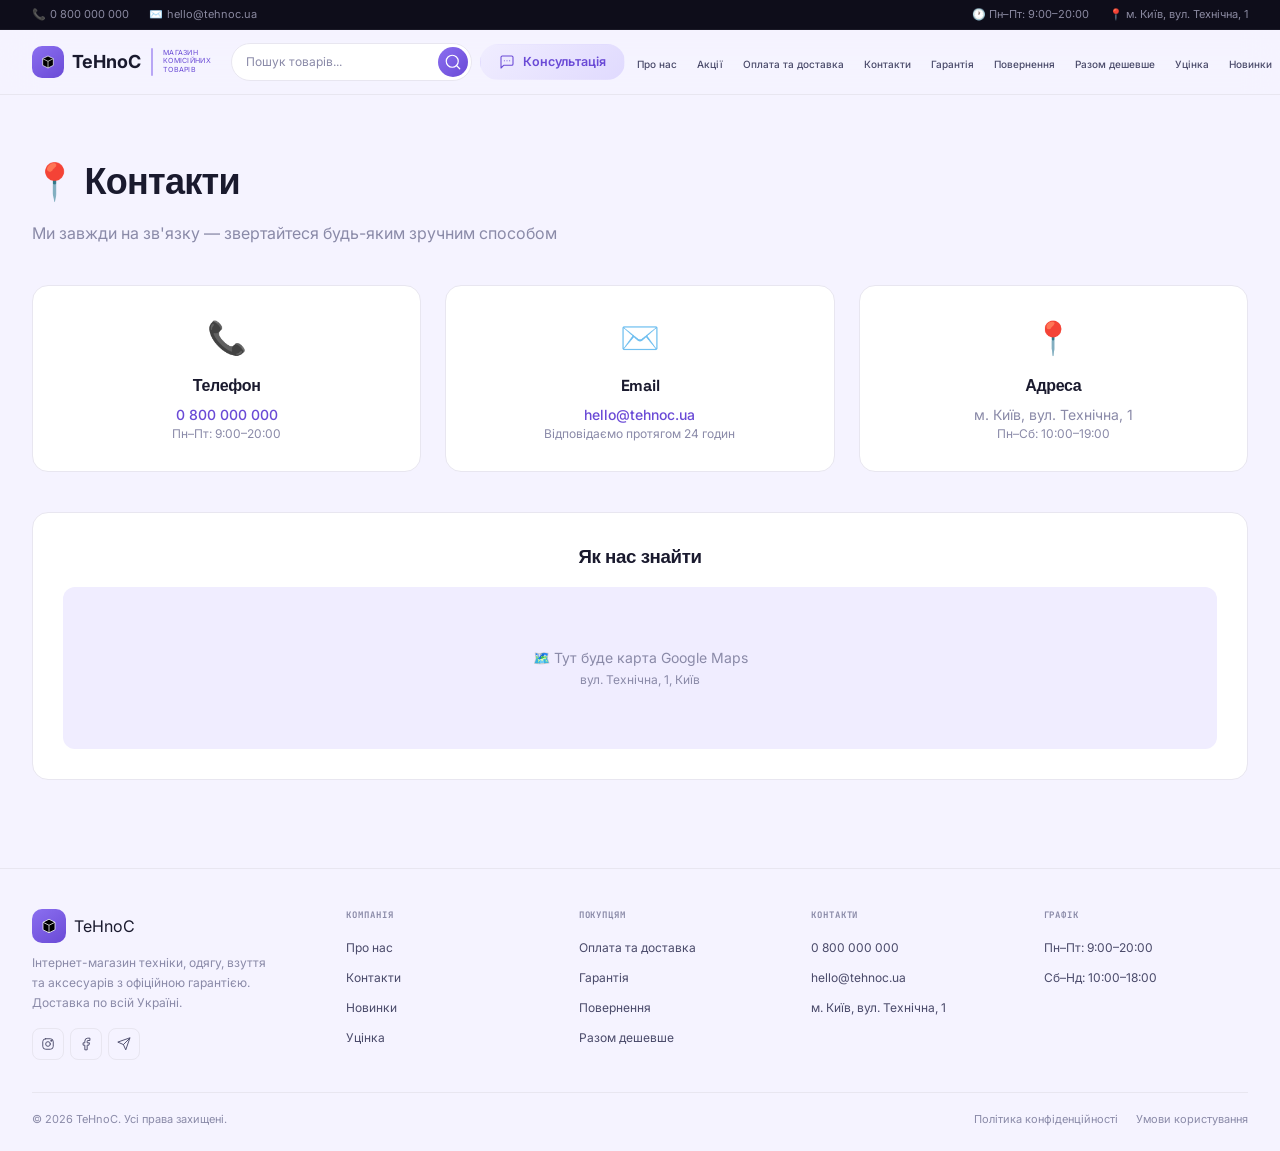
<file: pages/contacts.html>
<!DOCTYPE html>
<html lang="uk">
<head>
  <meta charset="UTF-8" />
  <meta name="viewport" content="width=device-width, initial-scale=1.0" />
  <title>Контакти — TeHnoC</title>
  <link rel="preconnect" href="https://fonts.googleapis.com" />
  <link href="https://fonts.googleapis.com/css2?family=Space+Grotesk:wght@400;500;600;700&family=Inter:wght@400;500;600;700&family=JetBrains+Mono:wght@400;500&display=swap" rel="stylesheet" />
  <link rel="stylesheet" href="../assets/css/main.css" />
  <link rel="stylesheet" href="../assets/css/components.css" />
  <style>
    .contacts-page {
      padding: 60px 0;
    }
    .contacts-page h1 {
      font-size: 36px;
      margin-bottom: 12px;
    }
    .contacts-page .subtitle {
      color: var(--gray);
      margin-bottom: 40px;
      font-size: 16px;
    }
    .contacts-grid {
      display: grid;
      grid-template-columns: repeat(3, 1fr);
      gap: 24px;
      margin-bottom: 40px;
    }
    .contact-card {
      background: var(--bg-card);
      border: 1px solid var(--gray-line);
      border-radius: var(--radius);
      padding: 28px 24px;
      text-align: center;
      transition: all 0.3s ease;
    }
    .contact-card:hover {
      border-color: var(--lav-300);
      box-shadow: var(--shadow-md);
      transform: translateY(-4px);
    }
    .contact-card .icon-big {
      font-size: 32px;
      margin-bottom: 12px;
    }
    .contact-card h3 {
      font-size: 16px;
      margin-bottom: 6px;
    }
    .contact-card p {
      color: var(--gray);
      font-size: 14px;
    }
    .contact-card a {
      color: var(--lav-700);
      font-weight: 500;
    }
    .contact-card a:hover {
      color: var(--lav-800);
    }
    .map-section {
      background: var(--bg-card);
      border: 1px solid var(--gray-line);
      border-radius: var(--radius);
      padding: 30px;
      text-align: center;
    }
    .map-section .map-placeholder {
      background: var(--lav-50);
      border-radius: 12px;
      padding: 60px 20px;
      color: var(--gray);
      font-size: 14px;
    }
    @media (max-width: 768px) {
      .contacts-grid {
        grid-template-columns: 1fr;
      }
    }
  </style>
</head>
<body>

  <div id="header"></div>

  <section class="contacts-page">
    <div class="container">
      <h1>📍 Контакти</h1>
      <p class="subtitle">Ми завжди на зв'язку — звертайтеся будь-яким зручним способом</p>

      <div class="contacts-grid">
        <div class="contact-card">
          <div class="icon-big">📞</div>
          <h3>Телефон</h3>
          <p><a href="tel:+380800000000">0 800 000 000</a></p>
          <p style="font-size:12px;color:var(--gray);">Пн–Пт: 9:00–20:00</p>
        </div>
        <div class="contact-card">
          <div class="icon-big">✉️</div>
          <h3>Email</h3>
          <p><a href="mailto:hello@tehnoc.ua">hello@tehnoc.ua</a></p>
          <p style="font-size:12px;color:var(--gray);">Відповідаємо протягом 24 годин</p>
        </div>
        <div class="contact-card">
          <div class="icon-big">📍</div>
          <h3>Адреса</h3>
          <p>м. Київ, вул. Технічна, 1</p>
          <p style="font-size:12px;color:var(--gray);">Пн–Сб: 10:00–19:00</p>
        </div>
      </div>

      <div class="map-section">
        <h3 style="margin-bottom:16px;">Як нас знайти</h3>
        <div class="map-placeholder">
          🗺️ Тут буде карта Google Maps<br />
          <span style="font-size:12px;">вул. Технічна, 1, Київ</span>
        </div>
      </div>
    </div>
  </section>

  <div id="footer"></div>

  <script>
    fetch('../components/header.html')
      .then(r => r.text())
      .then(html => document.getElementById('header').innerHTML = html);
    fetch('../components/footer.html')
      .then(r => r.text())
      .then(html => document.getElementById('footer').innerHTML = html);
  </script>
</body>
</html>
</file>
<file: assets/css/main.css>
/* ========== ГЛОБАЛЬНІ СТИЛІ ========== */
* {
  margin: 0;
  padding: 0;
  box-sizing: border-box;
}

:root {
  --ink: #1a1a2e;
  --ink-soft: #4a4a6a;
  --gray: #8a8aa8;
  --gray-line: #e8e6f0;
  --bg: #f5f3ff;
  --bg-card: #ffffff;
  --white: #ffffff;
  --lav-50: #f0edff;
  --lav-100: #e0dafe;
  --lav-300: #b8a6f5;
  --lav-500: #8b6ff0;
  --lav-600: #7a5ae8;
  --lav-700: #6a4ad6;
  --lav-800: #5a3ac4;
  --ok: #3fbf87;
  --shadow-sm: 0 2px 8px rgba(106, 74, 214, 0.06);
  --shadow-md: 0 8px 28px rgba(106, 74, 214, 0.10);
  --shadow-lg: 0 20px 56px rgba(106, 74, 214, 0.16);
  --radius: 16px;
  --radius-sm: 10px;
  --maxw: 1320px;
}

html {
  scroll-behavior: smooth;
}

body {
  margin: 0;
  background: var(--bg);
  color: var(--ink);
  font-family: 'Inter', sans-serif;
  -webkit-font-smoothing: antialiased;
  line-height: 1.5;
}

a {
  color: inherit;
  text-decoration: none;
}

button {
  font-family: inherit;
  cursor: pointer;
  border: none;
  background: none;
}

ul {
  list-style: none;
  padding: 0;
  margin: 0;
}

img,
svg {
  display: block;
}

h1,
h2,
h3,
h4 {
  font-family: 'Space Grotesk', sans-serif;
  letter-spacing: -0.02em;
  margin: 0;
}

.container {
  max-width: var(--maxw);
  margin: 0 auto;
  padding: 0 32px;
}

/* ========== EYEBROW ========== */
.eyebrow {
  font-family: 'JetBrains Mono', monospace;
  font-size: 10px;
  letter-spacing: 0.14em;
  text-transform: uppercase;
  color: var(--lav-700);
  display: inline-flex;
  align-items: center;
  gap: 8px;
}
.eyebrow::before {
  content: "";
  width: 20px;
  height: 2px;
  background: var(--lav-500);
  border-radius: 4px;
}

/* ========== ICON ========== */
.icon {
  width: 20px;
  height: 20px;
  stroke: currentColor;
  stroke-width: 1.6;
  fill: none;
  stroke-linecap: round;
  stroke-linejoin: round;
  flex-shrink: 0;
}

/* ========== SECTIONS ========== */
section {
  padding: 52px 0;
}

.section-head {
  display: flex;
  align-items: flex-end;
  justify-content: space-between;
  margin-bottom: 28px;
}

.section-head h2 {
  font-size: 26px;
  font-weight: 600;
  margin-top: 4px;
}

.see-all {
  font-size: 12px;
  font-weight: 600;
  color: var(--lav-700);
  display: flex;
  align-items: center;
  gap: 6px;
  transition: all 0.2s;
}

.see-all:hover {
  color: var(--lav-800);
  gap: 10px;
}

/* ========== RESPONSIVE ========== */
@media (max-width: 1200px) {
  .container {
    padding: 0 24px;
  }
}

@media (max-width: 1024px) {
  nav.main-nav {
    display: none;
  }
}

@media (max-width: 600px) {
  .container {
    padding: 0 14px;
  }
}
</file>
<file: assets/css/components.css>
/* ========== КОМПОНЕНТИ ========== */

/* ========== ТОП-ХЕДЕР ========== */
.top-header {
  background: #0e0d1a;
  color: #8a89a0;
  font-size: 11px;
  padding: 6px 0;
  border-bottom: 1px solid rgba(255, 255, 255, 0.05);
}

.top-header-inner {
  display: flex;
  align-items: center;
  justify-content: space-between;
  max-width: 1320px;
  margin: 0 auto;
  padding: 0 32px;
}

.top-header-left,
.top-header-right {
  display: flex;
  align-items: center;
  gap: 20px;
}

.top-header a {
  color: #8a89a0;
  text-decoration: none;
  transition: color 0.2s;
}

.top-header a:hover {
  color: #ffffff;
}

.top-header span {
  display: flex;
  align-items: center;
  gap: 4px;
}

/* ========== ОСНОВНИЙ ХЕДЕР ========== */
header {
  position: sticky;
  top: 0;
  z-index: 100;
  background: rgba(245, 243, 255, 0.92);
  backdrop-filter: blur(16px);
  border-bottom: 1px solid #e8e6f0;
}

.header-inner {
  display: flex;
  align-items: center;
  justify-content: space-between;
  height: 64px;
  gap: 8px;
  max-width: 1320px;
  margin: 0 auto;
  padding: 0 32px;
}

/* ========== ЛОГОТИП ========== */
.logo {
  display: flex;
  align-items: center;
  gap: 8px;
  flex-shrink: 0;
}

.logo-mark {
  width: 32px;
  height: 32px;
  border-radius: 10px;
  background: linear-gradient(145deg, #8b6ff0, #6a4ad6);
  display: flex;
  align-items: center;
  justify-content: center;
  flex-shrink: 0;
}

.logo-mark svg {
  width: 16px;
  height: 16px;
  stroke: #fff;
}

.logo-wrapper {
  display: flex;
  flex-direction: column;
  line-height: 1.1;
}

.logo-main {
  font-size: 18px;
  font-weight: 700;
  color: #1a1a2e;
  line-height: 1.1;
}

.logo-divider {
  width: 2px;
  height: 28px;
  background: #b8a6f5;
  border-radius: 4px;
  margin: 0 2px;
  flex-shrink: 0;
}

.logo-sub-wrapper {
  display: flex;
  flex-direction: column;
  line-height: 1.15;
  justify-content: center;
}

.logo-sub {
  font-size: 7px;
  font-weight: 400;
  color: #6a4ad6;
  letter-spacing: 0.04em;
  text-transform: uppercase;
  line-height: 1.15;
  white-space: nowrap;
}

/* ========== ПОШУК ========== */
.search-wrapper {
  display: flex;
  align-items: center;
  gap: 8px;
  flex: 1;
  max-width: 380px;
  margin: 0 12px;
}

.search-form {
  display: flex;
  align-items: center;
  flex: 1;
  background: #ffffff;
  border: 1px solid #e8e6f0;
  border-radius: 100px;
  padding: 3px 3px 3px 14px;
  transition: all 0.3s ease;
}

.search-form:focus-within {
  border-color: #8b6ff0;
  box-shadow: 0 0 0 3px rgba(139, 111, 240, 0.1);
}

.search-input {
  flex: 1;
  border: none;
  outline: none;
  background: transparent;
  font-size: 12px;
  color: #1a1a2e;
  padding: 6px 0;
  font-family: 'Inter', sans-serif;
  min-width: 80px;
}

.search-input::placeholder {
  color: #8a8aa8;
}

.search-btn {
  width: 30px;
  height: 30px;
  border-radius: 100px;
  background: linear-gradient(135deg, #8b6ff0, #6a4ad6);
  color: #fff;
  display: flex;
  align-items: center;
  justify-content: center;
  border: none;
  cursor: pointer;
  transition: all 0.3s ease;
  flex-shrink: 0;
}

.search-btn:hover {
  transform: scale(1.05);
  box-shadow: 0 4px 16px rgba(106, 74, 214, 0.3);
}

/* ========== КНОПКА КОНСУЛЬТАЦІЯ ========== */
.btn-consult {
  background: linear-gradient(135deg, #f0edff, #e0dafe);
  color: #6a4ad6;
  border: 1px solid #e0dafe;
  padding: 6px 14px;
  border-radius: 100px;
  font-weight: 600;
  font-size: 11px;
  display: inline-flex;
  align-items: center;
  gap: 4px;
  white-space: nowrap;
  transition: all 0.3s ease;
}

.btn-consult:hover {
  background: linear-gradient(135deg, #8b6ff0, #6a4ad6);
  color: #fff;
  border-color: #8b6ff0;
  box-shadow: 0 4px 16px rgba(106, 74, 214, 0.25);
  transform: translateY(-2px);
}

/* ========== НАВІГАЦІЯ ========== */
nav.main-nav {
  display: flex;
  align-items: center;
}

nav.main-nav ul {
  display: flex;
  align-items: center;
  gap: 8px;
  padding: 0;
  margin: 0;
  list-style: none;
}

nav.main-nav a {
  font-size: 10px;
  font-weight: 500;
  color: #4a4a6a;
  padding: 4px 6px;
  position: relative;
  transition: color 0.2s;
  white-space: nowrap;
}

nav.main-nav a::after {
  content: "";
  position: absolute;
  left: 0;
  bottom: 0;
  width: 100%;
  height: 2px;
  background: #8b6ff0;
  transform: scaleX(0);
  transform-origin: left;
  transition: transform 0.3s ease;
  border-radius: 4px;
}

nav.main-nav a:hover {
  color: #1a1a2e;
}

nav.main-nav a:hover::after {
  transform: scaleX(1);
}

/* ========== ПРАВИЙ БЛОК ========== */
.header-actions {
  display: flex;
  align-items: center;
  gap: 6px;
  flex-shrink: 0;
}

.btn {
  display: inline-flex;
  align-items: center;
  gap: 8px;
  padding: 9px 18px;
  border-radius: 100px;
  font-weight: 600;
  font-size: 12.5px;
  transition: all 0.25s ease;
  border: 1px solid transparent;
}

.btn-ghost {
  background: transparent;
  color: #4a4a6a;
  border: 1px solid #e8e6f0;
  padding: 6px 12px;
  border-radius: 100px;
  font-weight: 600;
  font-size: 11px;
  display: inline-flex;
  align-items: center;
  gap: 4px;
  transition: all 0.25s ease;
}

.btn-ghost:hover {
  border-color: #8b6ff0;
  color: #6a4ad6;
  background: #f0edff;
}

.btn-ghost .icon {
  width: 14px;
  height: 14px;
}

.btn-primary {
  background: linear-gradient(135deg, #8b6ff0, #6a4ad6);
  color: #fff;
  box-shadow: 0 4px 16px rgba(106, 74, 214, 0.25);
}

.btn-primary:hover {
  transform: translateY(-2px);
  box-shadow: 0 8px 28px rgba(106, 74, 214, 0.35);
}

.btn-lav {
  background: linear-gradient(135deg, #8b6ff0, #6a4ad6);
  color: #fff;
  box-shadow: 0 4px 16px rgba(106, 74, 214, 0.2);
}

.btn-lav:hover {
  transform: translateY(-2px);
  box-shadow: 0 8px 28px rgba(106, 74, 214, 0.3);
}

.icon-btn {
  width: 32px;
  height: 32px;
  border-radius: 100px;
  border: 1px solid #e8e6f0;
  background: #ffffff;
  display: flex;
  align-items: center;
  justify-content: center;
  position: relative;
  transition: all 0.25s;
  color: #4a4a6a;
}

.icon-btn:hover {
  border-color: #8b6ff0;
  background: #f0edff;
  color: #6a4ad6;
}

.icon-btn .icon {
  width: 16px;
  height: 16px;
}

.cart-badge {
  position: absolute;
  top: -4px;
  right: -4px;
  background: linear-gradient(135deg, #8b6ff0, #6a4ad6);
  color: #fff;
  font-size: 9px;
  font-weight: 700;
  width: 16px;
  height: 16px;
  border-radius: 50%;
  display: flex;
  align-items: center;
  justify-content: center;
  border: 2px solid #ffffff;
}

/* ========== HERO ========== */
.hero {
  padding: 56px 0 64px;
}

.hero-grid {
  display: grid;
  grid-template-columns: 1fr 1fr;
  gap: 40px;
  align-items: center;
}

.hero-copy h1 {
  font-size: 42px;
  line-height: 1.06;
  font-weight: 700;
  margin-bottom: 16px;
}

.hero-copy h1 em {
  font-style: normal;
  background: linear-gradient(135deg, #7a5ae8, #b8a6f5);
  -webkit-background-clip: text;
  -webkit-text-fill-color: transparent;
  background-clip: text;
}

.hero-sub {
  font-size: 15px;
  color: #4a4a6a;
  max-width: 400px;
  margin-bottom: 28px;
  line-height: 1.7;
}

.hero-ctas {
  display: flex;
  align-items: center;
  gap: 12px;
  margin-bottom: 32px;
}

.hero-stats {
  display: flex;
  gap: 36px;
}

.hero-stat b {
  display: block;
  font-family: 'Space Grotesk', sans-serif;
  font-size: 22px;
  font-weight: 700;
  color: #1a1a2e;
}

.hero-stat span {
  font-size: 12px;
  color: #8a8aa8;
}

.hero-banner {
  position: relative;
  height: 380px;
}

.hero-banner-card {
  position: absolute;
  inset: 0;
  border-radius: 20px;
  background: linear-gradient(150deg, #f0edff, #e0dafe 60%, #fff 100%);
  border: 1px solid #e0dafe;
  box-shadow: 0 20px 56px rgba(106, 74, 214, 0.16);
  display: flex;
  align-items: center;
  justify-content: center;
  overflow: hidden;
}

.floating-chip {
  position: absolute;
  background: rgba(255, 255, 255, 0.9);
  backdrop-filter: blur(8px);
  border-radius: 12px;
  padding: 6px 16px;
  box-shadow: 0 2px 8px rgba(106, 74, 214, 0.06);
  font-size: 11px;
  font-weight: 600;
  border: 1px solid #e8e6f0;
  display: flex;
  align-items: center;
  gap: 8px;
  color: #1a1a2e;
  z-index: 5;
}

.chip-1 {
  top: 24px;
  right: 32px;
}

.chip-2 {
  bottom: 24px;
  left: 28px;
}

.device-cluster {
  position: relative;
  display: flex;
  align-items: flex-end;
  justify-content: center;
  width: 80%;
  z-index: 2;
}

.device.laptop {
  width: 260px;
  z-index: 2;
}

.device.phone {
  width: 72px;
  position: absolute;
  right: 12px;
  bottom: 6px;
  z-index: 3;
}

.device.buds {
  width: 48px;
  position: absolute;
  left: 4px;
  bottom: 2px;
  z-index: 3;
}

/* ========== CATEGORIES ========== */
.cat-grid {
  display: grid;
  grid-template-columns: repeat(4, 1fr);
  gap: 16px;
}

.cat-card {
  background: #ffffff;
  border: 1px solid #e8e6f0;
  border-radius: 16px;
  padding: 20px 18px;
  display: flex;
  flex-direction: column;
  gap: 24px;
  transition: all 0.3s ease;
}

.cat-card:hover {
  transform: translateY(-4px);
  border-color: #b8a6f5;
  box-shadow: 0 8px 28px rgba(106, 74, 214, 0.10);
}

.cat-icon {
  width: 42px;
  height: 42px;
  border-radius: 10px;
  background: #f0edff;
  display: flex;
  align-items: center;
  justify-content: center;
  color: #6a4ad6;
}

.cat-icon .icon {
  width: 20px;
  height: 20px;
}

.cat-card h4 {
  font-size: 14px;
  font-weight: 600;
}

.cat-card span {
  font-size: 11px;
  color: #8a8aa8;
}

/* ========== PRODUCTS ========== */
.shop-layout {
  display: grid;
  grid-template-columns: 1fr 220px;
  gap: 32px;
  align-items: start;
}

.toolbar {
  display: flex;
  align-items: center;
  justify-content: space-between;
  margin-bottom: 20px;
  padding-bottom: 14px;
  border-bottom: 1px solid #e8e6f0;
}

.toolbar-left {
  font-size: 12px;
  color: #8a8aa8;
}

.toolbar-left b {
  color: #1a1a2e;
}

.view-switch {
  display: flex;
  align-items: center;
  gap: 4px;
}

.view-switch .label {
  font-size: 11px;
  color: #8a8aa8;
  margin-right: 4px;
}

.view-btn {
  width: 26px;
  height: 26px;
  border-radius: 6px;
  border: 1px solid #e8e6f0;
  background: #fff;
  display: flex;
  align-items: center;
  justify-content: center;
  font-family: 'JetBrains Mono', monospace;
  font-size: 10px;
  font-weight: 600;
  color: #8a8aa8;
  transition: all 0.2s;
}

.view-btn:hover {
  border-color: #8b6ff0;
  color: #6a4ad6;
}

.view-btn.active {
  background: linear-gradient(135deg, #8b6ff0, #6a4ad6);
  border-color: #8b6ff0;
  color: #fff;
  box-shadow: 0 4px 12px rgba(106, 74, 214, 0.2);
}

.product-grid {
  display: grid;
  gap: 16px;
}

.product-grid[data-cols="1"] {
  grid-template-columns: repeat(1, 1fr);
}
.product-grid[data-cols="2"] {
  grid-template-columns: repeat(2, 1fr);
}
.product-grid[data-cols="3"] {
  grid-template-columns: repeat(3, 1fr);
}
.product-grid[data-cols="4"] {
  grid-template-columns: repeat(4, 1fr);
}
.product-grid[data-cols="5"] {
  grid-template-columns: repeat(5, 1fr);
}

.p-card {
  background: #ffffff;
  border: 1px solid #e8e6f0;
  border-radius: 10px;
  padding: 14px;
  display: flex;
  flex-direction: column;
  transition: all 0.3s ease;
}

.p-card:hover {
  border-color: #b8a6f5;
  box-shadow: 0 8px 28px rgba(106, 74, 214, 0.10);
  transform: translateY(-3px);
}

.p-thumb {
  aspect-ratio: 1/0.92;
  border-radius: 8px;
  background: linear-gradient(155deg, #f0edff, #fff);
  display: flex;
  align-items: center;
  justify-content: center;
  margin-bottom: 12px;
  position: relative;
  color: #7a5ae8;
}

.p-thumb .icon {
  width: 34%;
  height: 34%;
  stroke-width: 1.2;
}

.p-tag {
  position: absolute;
  top: 6px;
  left: 6px;
  font-family: 'JetBrains Mono', monospace;
  font-size: 8px;
  font-weight: 500;
  background: linear-gradient(135deg, #8b6ff0, #6a4ad6);
  color: #fff;
  padding: 2px 10px;
  border-radius: 100px;
  letter-spacing: 0.02em;
  box-shadow: 0 2px 12px rgba(106, 74, 214, 0.15);
}

.p-tag.new {
  background: linear-gradient(135deg, #3fbf87, #2d9b6e);
}

.p-name {
  font-size: 12.5px;
  font-weight: 600;
  line-height: 1.35;
  margin-bottom: 4px;
  min-height: 32px;
}

.p-specs {
  font-family: 'JetBrains Mono', monospace;
  font-size: 9.5px;
  color: #8a8aa8;
  line-height: 1.5;
  margin-bottom: 10px;
}

.p-bottom {
  display: flex;
  align-items: center;
  justify-content: space-between;
  margin-top: auto;
}

.p-price {
  font-family: 'Space Grotesk', sans-serif;
  font-weight: 700;
  font-size: 15px;
  color: #1a1a2e;
}

.p-price sup {
  font-size: 9px;
  font-weight: 500;
  color: #8a8aa8;
  margin-left: 2px;
}

.p-old {
  font-size: 10px;
  color: #8a8aa8;
  text-decoration: line-through;
  display: block;
  font-weight: 400;
}

.buy-btn {
  width: 32px;
  height: 32px;
  border-radius: 8px;
  background: #f0edff;
  color: #6a4ad6;
  border: 1px solid transparent;
  display: flex;
  align-items: center;
  justify-content: center;
  transition: all 0.25s;
}

.buy-btn:hover {
  background: linear-gradient(135deg, #8b6ff0, #6a4ad6);
  color: #fff;
  box-shadow: 0 4px 16px rgba(106, 74, 214, 0.2);
}

.buy-btn .icon {
  width: 14px;
  height: 14px;
}

/* ========== ФІЛЬТРИ ========== */
.sidebar {
  border: 1px solid #e8e6f0;
  border-radius: 16px;
  padding: 20px 18px;
  position: sticky;
  top: 88px;
  background: #ffffff;
}

.side-block+.side-block {
  margin-top: 20px;
  padding-top: 20px;
  border-top: 1px solid #e8e6f0;
}

.side-title {
  font-family: 'Space Grotesk', sans-serif;
  font-size: 12px;
  font-weight: 600;
  margin-bottom: 10px;
  text-transform: uppercase;
  letter-spacing: 0.04em;
  color: #4a4a6a;
}

.filter-list {
  display: flex;
  flex-direction: column;
  gap: 2px;
}

.filter-list label {
  display: flex;
  align-items: center;
  gap: 8px;
  font-size: 13px;
  color: #4a4a6a;
  cursor: pointer;
  padding: 3px 0;
  transition: color 0.2s;
}

.filter-list label:hover {
  color: #1a1a2e;
}

.filter-list input[type="checkbox"] {
  accent-color: #7a5ae8;
  width: 14px;
  height: 14px;
  flex-shrink: 0;
}

.sort-select {
  width: 100%;
  padding: 8px 12px;
  border-radius: 8px;
  border: 1px solid #e8e6f0;
  font-size: 12px;
  font-family: inherit;
  color: #1a1a2e;
  background: #fff;
  transition: border-color 0.2s;
}

.sort-select:focus {
  outline: none;
  border-color: #8b6ff0;
}

.range-fake {
  height: 4px;
  border-radius: 4px;
  background: #e8e6f0;
  position: relative;
  margin: 14px 2px 4px;
}

.range-fake::before {
  content: "";
  position: absolute;
  left: 20%;
  right: 35%;
  top: 0;
  bottom: 0;
  background: linear-gradient(90deg, #8b6ff0, #b8a6f5);
  border-radius: 4px;
}

.range-fake::after {
  content: "";
  position: absolute;
  left: 20%;
  top: 50%;
  width: 13px;
  height: 13px;
  background: #fff;
  border: 3px solid #8b6ff0;
  border-radius: 50%;
  transform: translate(-50%, -50%);
  box-shadow: 0 0 20px rgba(106, 74, 214, 0.1);
}

.range-labels {
  display: flex;
  justify-content: space-between;
  font-family: 'JetBrains Mono', monospace;
  font-size: 10px;
  color: #8a8aa8;
}

/* ========== PROMO ========== */
.promo-grid {
  display: grid;
  grid-template-columns: 1fr 1fr;
  gap: 16px;
}

.promo {
  border-radius: 18px;
  padding: 28px 26px;
  min-height: 180px;
  display: flex;
  flex-direction: column;
  justify-content: space-between;
  position: relative;
  overflow: hidden;
  color: #fff;
}

.promo.p1 {
  background: linear-gradient(135deg, #6a4ad6, #8b6ff0 70%);
  grid-row: 1/3;
}

.promo.p2 {
  background: linear-gradient(135deg, #1d1b26, #3a3350);
}

.promo.p3 {
  background: #f0edff;
  color: #1a1a2e;
  border: 1px solid #e0dafe;
}

.promo-eyebrow {
  font-family: 'JetBrains Mono', monospace;
  font-size: 9px;
  letter-spacing: 0.12em;
  text-transform: uppercase;
  opacity: 0.8;
}

.promo h3 {
  font-size: 20px;
  margin: 6px 0 2px;
  font-weight: 600;
  line-height: 1.2;
}

.promo p {
  font-size: 12px;
  opacity: 0.85;
  max-width: 240px;
  margin-bottom: 14px;
}

.promo .btn {
  align-self: flex-start;
}

.promo-orb {
  position: absolute;
  width: 160px;
  height: 160px;
  border-radius: 50%;
  background: radial-gradient(circle, rgba(255, 255, 255, 0.12), transparent 70%);
  top: -50px;
  right: -50px;
  pointer-events: none;
}

.promo.p3 .promo-orb {
  background: radial-gradient(circle, rgba(106, 74, 214, 0.06), transparent 70%);
}

/* ========== ПІДБІРКИ ========== */
.pc-grid {
  display: grid;
  grid-template-columns: repeat(4, 1fr);
  gap: 16px;
}

.pc-card {
  background: #ffffff;
  border: 1px solid #e8e6f0;
  border-radius: 16px;
  padding: 18px 16px;
  transition: all 0.3s ease;
}

.pc-card:hover {
  border-color: #b8a6f5;
  box-shadow: 0 20px 56px rgba(106, 74, 214, 0.16);
  transform: translateY(-3px);
}

.pc-thumb {
  aspect-ratio: 1/0.8;
  border-radius: 10px;
  background: linear-gradient(155deg, #f0edff, #fff);
  display: flex;
  align-items: center;
  justify-content: center;
  margin-bottom: 12px;
  color: #7a5ae8;
}

.pc-thumb .icon {
  width: 36%;
  height: 36%;
  stroke-width: 1.2;
}

.rating {
  display: flex;
  align-items: center;
  gap: 3px;
  margin-bottom: 4px;
}

.rating .icon {
  width: 11px;
  height: 11px;
  stroke: none;
  fill: #8b6ff0;
}

.rating span {
  font-size: 11px;
  color: #8a8aa8;
  margin-left: 4px;
}

.pc-card h4 {
  font-size: 13px;
  font-weight: 600;
  margin-bottom: 4px;
  line-height: 1.3;
}

.pc-specs {
  display: flex;
  flex-wrap: wrap;
  gap: 4px;
  margin-bottom: 12px;
}

.pc-specs span {
  font-family: 'JetBrains Mono', monospace;
  font-size: 8.5px;
  background: #f0edff;
  color: #6a4ad6;
  padding: 2px 8px;
  border-radius: 4px;
}

.pc-foot {
  display: flex;
  align-items: center;
  justify-content: space-between;
}

/* ========== NEWSLETTER ========== */
.strip {
  background: linear-gradient(135deg, #1a1a2e, #2c2a38);
  border-radius: 20px;
  padding: 38px 44px;
  display: flex;
  align-items: center;
  justify-content: space-between;
  color: #fff;
}

.strip h3 {
  font-size: 22px;
  font-weight: 600;
  margin-bottom: 4px;
}

.strip p {
  font-size: 12px;
  color: #b9b7c6;
}

.strip form {
  display: flex;
  gap: 10px;
}

.strip input {
  width: 220px;
  padding: 10px 16px;
  border-radius: 100px;
  border: 1px solid #454256;
  background: #211f2b;
  color: #fff;
  font-size: 12px;
  transition: border-color 0.2s;
}

.strip input:focus {
  outline: none;
  border-color: #8b6ff0;
}

.strip input::placeholder {
  color: #8a8798;
}

/* ========== FOOTER ========== */
footer {
  border-top: 1px solid #e8e6f0;
  padding: 40px 0 24px;
  margin-top: 28px;
}

.footer-grid {
  display: grid;
  grid-template-columns: 1.4fr repeat(4, 1fr);
  gap: 28px;
  margin-bottom: 32px;
}

.footer-brand p {
  font-size: 12px;
  color: #8a8aa8;
  line-height: 1.7;
  margin: 10px 0 14px;
  max-width: 240px;
}

.social-row {
  display: flex;
  gap: 6px;
}

.social-row a {
  width: 32px;
  height: 32px;
  border-radius: 8px;
  border: 1px solid #e8e6f0;
  display: flex;
  align-items: center;
  justify-content: center;
  transition: all 0.25s;
  color: #4a4a6a;
}

.social-row a:hover {
  background: #f0edff;
  border-color: #8b6ff0;
  color: #6a4ad6;
}

.social-row .icon {
  width: 14px;
  height: 14px;
}

.foot-col h5 {
  font-family: 'JetBrains Mono', monospace;
  font-size: 9px;
  letter-spacing: 0.1em;
  text-transform: uppercase;
  color: #8a8aa8;
  margin-bottom: 12px;
}

.foot-col ul li {
  margin-bottom: 6px;
}

.foot-col a {
  font-size: 12px;
  color: #4a4a6a;
  transition: color 0.2s;
}

.foot-col a:hover {
  color: #6a4ad6;
}

.foot-bottom {
  display: flex;
  align-items: center;
  justify-content: space-between;
  padding-top: 18px;
  border-top: 1px solid #e8e6f0;
  font-size: 11px;
  color: #8a8aa8;
}

.foot-bottom .legal {
  display: flex;
  gap: 18px;
}

/* ========== АДАПТИВНІСТЬ (ТІЛЬКИ ДЛЯ ПЛАНШЕТІВ ДО 1024px) ========== */
@media (max-width: 1024px) {
  .header-inner {
    height: 56px;
    padding: 0 16px;
    gap: 4px;
  }
  .search-wrapper {
    max-width: 200px;
    margin: 0 6px;
  }
  .search-input {
    font-size: 11px;
    min-width: 50px;
  }
  .search-btn {
    width: 26px;
    height: 26px;
  }
  .btn-consult {
    padding: 4px 10px;
    font-size: 10px;
  }
  nav.main-nav ul {
    gap: 4px;
  }
  nav.main-nav a {
    font-size: 9px;
    padding: 3px 4px;
  }
  .btn-ghost {
    padding: 4px 8px;
    font-size: 10px;
  }
  .icon-btn {
    width: 28px;
    height: 28px;
  }
  .icon-btn .icon {
    width: 14px;
    height: 14px;
  }
  .hero-grid {
    grid-template-columns: 1fr;
  }
  .hero-banner {
    height: 280px;
    margin-top: 20px;
  }
  .cat-grid {
    grid-template-columns: repeat(2, 1fr);
  }
  .shop-layout {
    grid-template-columns: 1fr;
  }
  .sidebar {
    position: static;
  }
  .product-grid[data-cols] {
    grid-template-columns: repeat(2, 1fr) !important;
  }
  .promo-grid {
    grid-template-columns: 1fr;
  }
  .promo.p1 {
    grid-row: auto;
  }
  .pc-grid {
    grid-template-columns: repeat(2, 1fr);
  }
  .footer-grid {
    grid-template-columns: repeat(2, 1fr);
  }
  .strip {
    flex-direction: column;
    gap: 18px;
    text-align: center;
    align-items: center;
  }
}
</file>
